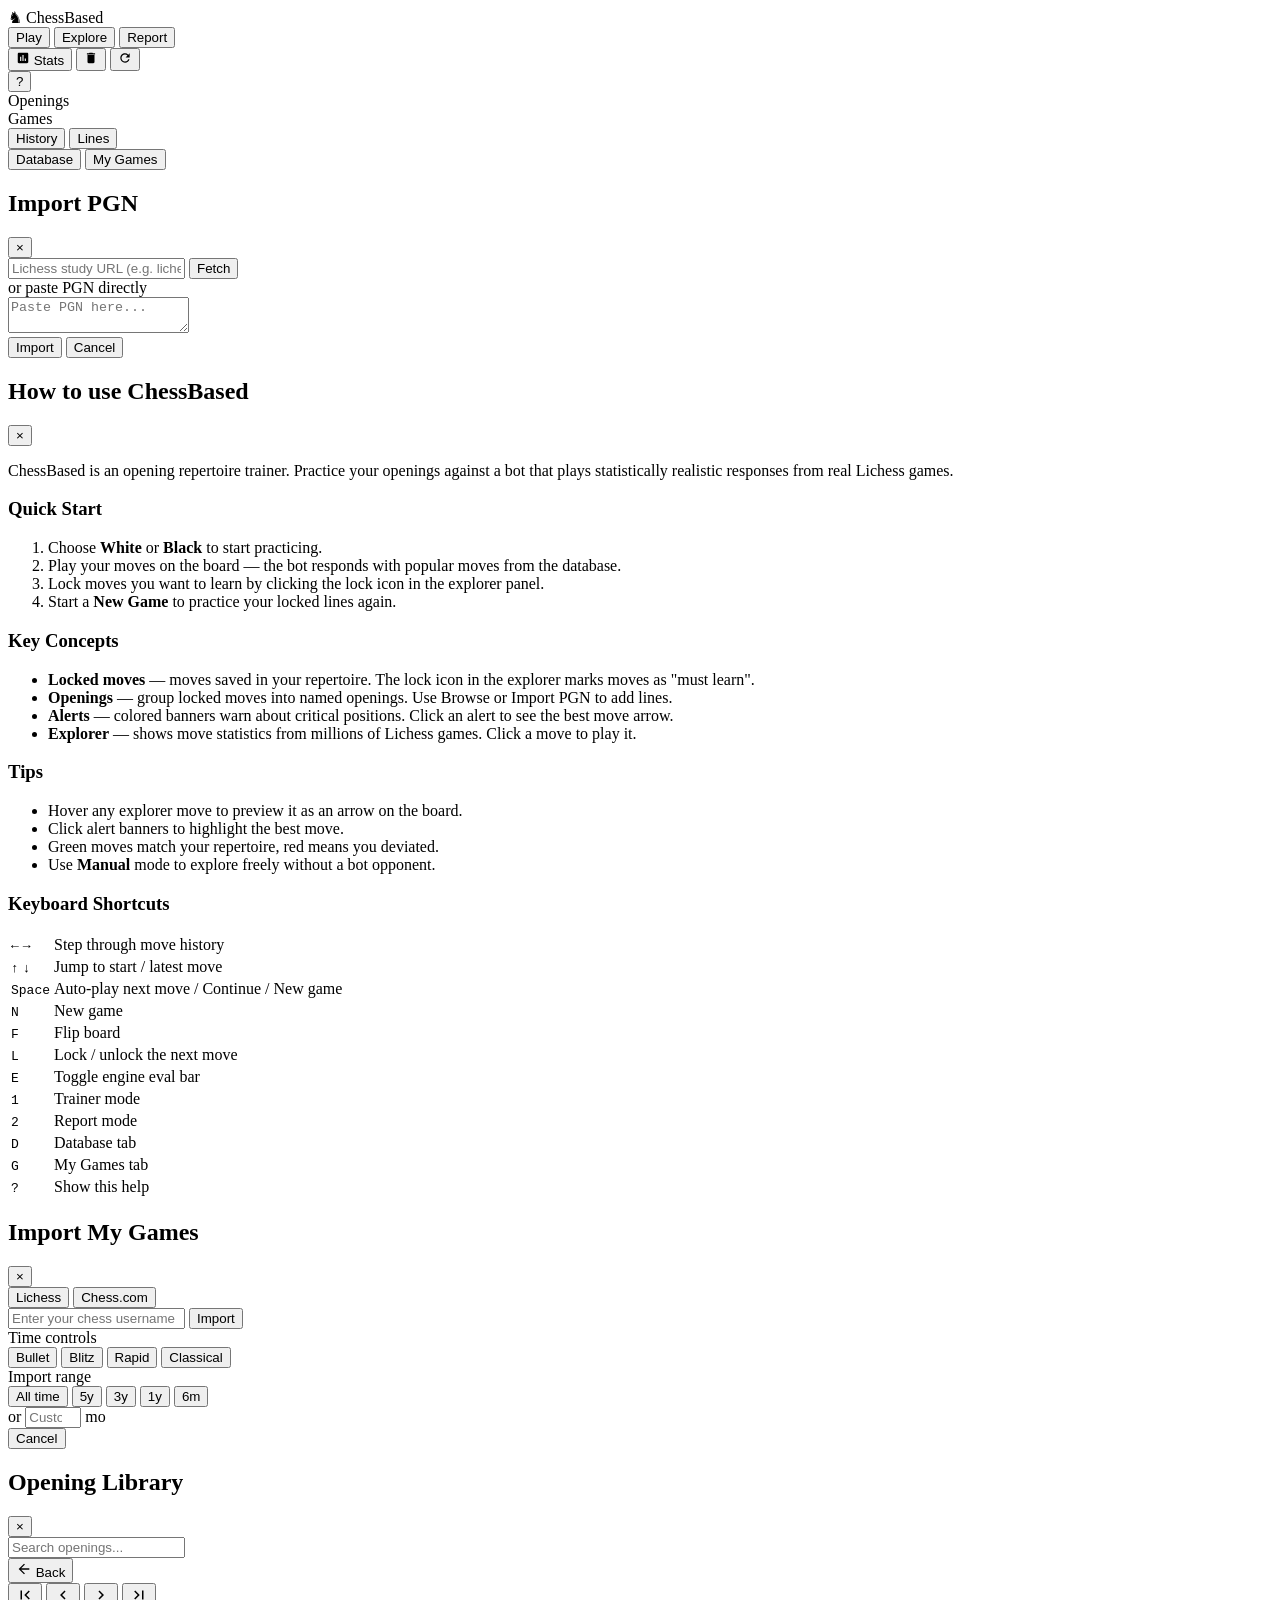
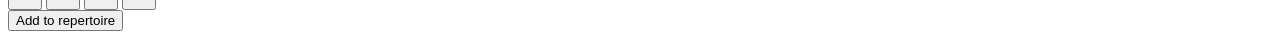
<file: index.html>
<!DOCTYPE html>
<html lang="en">
<head>
  <meta charset="UTF-8" />
  <meta name="viewport" content="width=device-width, initial-scale=1.0, viewport-fit=cover" />
  <title>ChessBased — Opening Trainer</title>
  <link rel="icon" href="data:image/svg+xml,<svg xmlns='http://www.w3.org/2000/svg' viewBox='0 0 32 32'><rect width='32' height='32' rx='6' fill='%231a1a2e'/><text x='16' y='23' font-size='20' text-anchor='middle' fill='%23c9a84c'>♞</text></svg>" />
  <link rel="preconnect" href="https://fonts.googleapis.com" />
  <link rel="preconnect" href="https://fonts.gstatic.com" crossorigin />
  <link href="https://fonts.googleapis.com/css2?family=DM+Sans:ital,wght@0,400;0,500;0,600;0,700;1,400&family=JetBrains+Mono:wght@400;500;600;700&family=Playfair+Display:wght@600;700&display=swap" rel="stylesheet" />
</head>
<body>
  <div id="app" class="mode-play">
    <div id="app-nav">
      <div class="app-nav-brand">&#9822; ChessBased</div>
      <div class="app-nav-tabs" role="tablist">
        <button class="app-nav-tab selected" data-mode="play">Play</button>
        <button class="app-nav-tab" data-mode="explore">Explore</button>
        <button class="app-nav-tab" data-mode="report">Report</button>
        <div class="app-nav-indicator"></div>
      </div>
      <div class="app-nav-actions">
        <div id="nav-user-identity" class="nav-user-identity hidden">
          <button class="btn sm nav-stats-btn hidden" data-action="stats" title="Game statistics">
            <svg viewBox="0 0 24 24" width="14" height="14"><path fill="currentColor" d="M19 3H5c-1.1 0-2 .9-2 2v14c0 1.1.9 2 2 2h14c1.1 0 2-.9 2-2V5c0-1.1-.9-2-2-2zM9 17H7v-7h2v7zm4 0h-2V7h2v10zm4 0h-2v-4h2v4z"/></svg>
            Stats
          </button>
          <button class="btn icon sm nav-user-action" data-action="clear" title="Clear imported games">
            <svg viewBox="0 0 24 24" width="14" height="14"><path fill="currentColor" d="M6 19c0 1.1.9 2 2 2h8c1.1 0 2-.9 2-2V7H6v12zM19 4h-3.5l-1-1h-5l-1 1H5v2h14V4z"/></svg>
          </button>
          <button class="btn icon sm nav-user-action" data-action="refresh" title="Refresh games">
            <svg viewBox="0 0 24 24" width="14" height="14"><path fill="currentColor" d="M17.65 6.35A7.958 7.958 0 0012 4c-4.42 0-7.99 3.58-7.99 8s3.57 8 7.99 8c3.73 0 6.84-2.55 7.73-6h-2.08A5.99 5.99 0 0112 18c-3.31 0-6-2.69-6-6s2.69-6 6-6c1.66 0 3.14.69 4.22 1.78L13 11h7V4l-2.35 2.35z"/></svg>
          </button>
          <span class="nav-user-name"></span>
          <span class="nav-user-count"></span>
        </div>
        <button id="nav-help-btn" class="btn icon" data-tooltip="Help &amp; shortcuts">?</button>
      </div>
    </div>
    <div id="app-content">
    <div id="left-sidebar">
      <div class="explore-only">
        <div class="sidebar-section sidebar-section-openings">
          <div class="sidebar-section-header">Openings</div>
          <div id="system-picker"></div>
          <div id="repertoire-actions"></div>
        </div>
        <div class="sidebar-section sidebar-section-games">
          <div id="games-section-header" class="sidebar-section-header">Games</div>
          <div id="recent-games-container"></div>
        </div>
      </div>
      <div id="report-page" class="report-page report-only"></div>
    </div>
    <div id="board-column">
      <div id="board-row">
        <div id="eval-bar">
          <div id="eval-fill"></div>
          <div id="eval-label"></div>
        </div>
        <div id="board"></div>
        <div id="board-overlay" class="hidden"></div>
      </div>
      <div id="board-opening-label"></div>
      <div id="report-board-controls" class="report-only"></div>
      <div id="board-scroll">
        <div id="controls"></div>
        <div id="alert-banner"></div>
        <div id="history-toolbar">
          <div id="history-lines-toggle" class="segment-picker">
            <button class="segment-btn selected" data-history-lines-view="history" type="button">History</button>
            <button class="segment-btn" data-history-lines-view="lines" type="button">Lines</button>
          </div>
          <div id="move-actions"></div>
        </div>
        <div id="history-lines-body">
          <div id="moves"></div>
          <div id="opening-lines" class="hidden">
            <div id="opening-lines-pgn"></div>
          </div>
        </div>
      </div>
      <div id="mobile-tabs"></div>
      <div id="mobile-panel-moves" class="mobile-panel"></div>
      <div id="mobile-panel-explorer" class="mobile-panel"></div>
      <div id="mobile-panel-repertoire" class="mobile-panel"></div>
    </div>
    <div id="right-sidebar">
      <div class="play-only">
        <div id="play-setup"></div>
        <div id="play-settings" class="hidden"></div>
      </div>
      <div class="explore-only">
        <div id="status"></div>
        <div id="engine-lines" class="hidden"></div>
        <div id="sidebar-tabs" class="segment-picker">
          <button class="segment-btn selected" data-tab="database">Database</button>
          <button class="segment-btn" data-tab="personal">My Games</button>
        </div>
        <div id="tab-explorer" class="tab-panel">
          <div id="explorer-moves"></div>
        </div>
      </div>
      <div id="report-detail" class="report-only"></div>
    </div>
    </div>
    <div id="pgn-modal-overlay" class="drawer-overlay hidden"></div>
    <div id="pgn-modal" class="pgn-modal hidden">
      <div class="pgn-modal-header">
        <h2>Import PGN</h2>
        <button id="pgn-modal-close" class="btn icon ghost">&times;</button>
      </div>
      <div class="pgn-modal-body">
        <div class="study-url-row">
          <input id="study-url-input" type="text" placeholder="Lichess study URL (e.g. lichess.org/study/abc123)" />
          <button id="study-fetch-btn" class="btn btn-primary">Fetch</button>
        </div>
        <div class="pgn-separator"><span>or paste PGN directly</span></div>
        <textarea id="pgn-textarea" placeholder="Paste PGN here...&#10;&#10;Example:&#10;1. e4 e5 2. Nf3 Nc6 3. Bb5 a6"></textarea>
        <div id="pgn-result" class="pgn-result"></div>
        <div class="pgn-modal-actions">
          <button id="pgn-import-btn" class="btn btn-primary">Import</button>
          <button id="pgn-cancel-btn" class="btn">Cancel</button>
        </div>
      </div>
    </div>
    <div id="help-overlay" class="drawer-overlay hidden"></div>
    <div id="help-modal" class="help-modal hidden">
      <div class="help-modal-header">
        <h2>How to use ChessBased</h2>
        <button id="help-close" class="btn icon ghost">&times;</button>
      </div>
      <div class="help-modal-body">
        <p>ChessBased is an opening repertoire trainer. Practice your openings against a bot that plays statistically realistic responses from real Lichess games.</p>

        <h3>Quick Start</h3>
        <ol>
          <li>Choose <b>White</b> or <b>Black</b> to start practicing.</li>
          <li>Play your moves on the board &mdash; the bot responds with popular moves from the database.</li>
          <li>Lock moves you want to learn by clicking the lock icon in the explorer panel.</li>
          <li>Start a <b>New Game</b> to practice your locked lines again.</li>
        </ol>

        <h3>Key Concepts</h3>
        <ul>
          <li><b>Locked moves</b> &mdash; moves saved in your repertoire. The lock icon in the explorer marks moves as "must learn".</li>
          <li><b>Openings</b> &mdash; group locked moves into named openings. Use Browse or Import PGN to add lines.</li>
          <li><b>Alerts</b> &mdash; colored banners warn about critical positions. Click an alert to see the best move arrow.</li>
          <li><b>Explorer</b> &mdash; shows move statistics from millions of Lichess games. Click a move to play it.</li>
        </ul>

        <h3>Tips</h3>
        <ul>
          <li>Hover any explorer move to preview it as an arrow on the board.</li>
          <li>Click alert banners to highlight the best move.</li>
          <li><span class="help-color" style="background:var(--opportunity)"></span>Green moves match your repertoire, <span class="help-color" style="background:var(--danger)"></span>red means you deviated.</li>
          <li>Use <b>Manual</b> mode to explore freely without a bot opponent.</li>
        </ul>

        <h3>Keyboard Shortcuts</h3>
        <table class="help-shortcuts">
          <tr><td><kbd>&larr;</kbd> <kbd>&rarr;</kbd></td><td>Step through move history</td></tr>
          <tr><td><kbd>&uarr;</kbd> <kbd>&darr;</kbd></td><td>Jump to start / latest move</td></tr>
          <tr><td><kbd>Space</kbd></td><td>Auto-play next move / Continue / New game</td></tr>
          <tr><td><kbd>N</kbd></td><td>New game</td></tr>
          <tr><td><kbd>F</kbd></td><td>Flip board</td></tr>
          <tr><td><kbd>L</kbd></td><td>Lock / unlock the next move</td></tr>
          <tr><td><kbd>E</kbd></td><td>Toggle engine eval bar</td></tr>
          <tr><td><kbd>1</kbd></td><td>Trainer mode</td></tr>
          <tr><td><kbd>2</kbd></td><td>Report mode</td></tr>
          <tr><td><kbd>D</kbd></td><td>Database tab</td></tr>
          <tr><td><kbd>G</kbd></td><td>My Games tab</td></tr>
          <tr><td><kbd>?</kbd></td><td>Show this help</td></tr>
        </table>
      </div>
    </div>
    <div id="personal-import-overlay" class="drawer-overlay hidden"></div>
    <div id="personal-import-modal" class="pgn-modal hidden">
      <div class="pgn-modal-header">
        <h2>Import My Games</h2>
        <button id="personal-import-close" class="btn icon ghost">&times;</button>
      </div>
      <div class="pgn-modal-body">
        <div class="personal-platform-toggle">
          <div class="segment-picker">
            <button class="segment-btn selected" data-platform="lichess">Lichess</button>
            <button class="segment-btn" data-platform="chesscom">Chess.com</button>
          </div>
        </div>
        <div class="personal-username-row">
          <input id="personal-username" type="text" placeholder="Enter your chess username" autocomplete="off" data-1p-ignore />
          <button id="personal-import-btn" class="btn btn-primary">Import</button>
        </div>
        <div id="personal-filters" class="personal-filters">
          <div class="personal-filter-label">Time controls</div>
          <div class="chip-grid personal-speed-chips">
            <button class="chip selected" data-speed="bullet">Bullet</button>
            <button class="chip selected" data-speed="blitz">Blitz</button>
            <button class="chip selected" data-speed="rapid">Rapid</button>
            <button class="chip" data-speed="classical">Classical</button>
          </div>
        </div>
        <div id="personal-range-filters" class="personal-filters">
          <div class="personal-filter-label">Import range</div>
          <div class="import-range-row">
            <div class="segment-picker segment-sm import-range-picker">
              <button class="segment-btn selected" data-months="0">All time</button>
              <button class="segment-btn" data-months="60">5y</button>
              <button class="segment-btn" data-months="36">3y</button>
              <button class="segment-btn" data-months="12">1y</button>
              <button class="segment-btn" data-months="6">6m</button>
            </div>
            <span class="import-range-text">or</span>
            <input id="personal-months-input" type="number" min="1" max="999" placeholder="Custom" class="personal-months-input" />
            <span class="import-range-text">mo</span>
          </div>
        </div>
        <div id="personal-import-progress" class="personal-import-progress hidden">
          <div class="personal-progress-bar"><div class="personal-progress-fill"></div></div>
          <div class="personal-progress-text"></div>
          <button id="personal-import-cancel" class="btn">Cancel</button>
        </div>
        <div id="personal-import-result" class="pgn-result"></div>
      </div>
    </div>
    <div id="library-overlay" class="drawer-overlay hidden"></div>
    <div id="library-modal" class="library-modal hidden">
      <div class="library-modal-header">
        <h2>Opening Library</h2>
        <button id="library-close" class="btn icon ghost">&times;</button>
      </div>
      <div class="library-modal-body">
        <div id="library-list-area">
          <input id="library-search" type="text" placeholder="Search openings..." />
          <div id="library-results" class="library-results"></div>
          <div id="library-status" class="library-status"></div>
        </div>
        <div id="library-detail" class="library-detail hidden">
          <button id="library-detail-back" class="btn ghost">
            <svg viewBox="0 0 24 24" width="16" height="16"><path fill="currentColor" d="M20 11H7.83l5.59-5.59L12 4l-8 8 8 8 1.41-1.41L7.83 13H20v-2z"/></svg>
            Back
          </button>
          <div class="library-detail-title" id="library-detail-name"></div>
          <div class="library-detail-content">
            <div id="library-detail-board" class="library-detail-board"></div>
            <div class="library-detail-nav">
              <button id="library-detail-start" class="btn icon" title="Start">
                <svg viewBox="0 0 24 24" width="18" height="18"><path fill="currentColor" d="M18.41 16.59L13.82 12l4.59-4.59L17 6l-6 6 6 6zM6 6h2v12H6z"/></svg>
              </button>
              <button id="library-detail-prev" class="btn icon" title="Previous">
                <svg viewBox="0 0 24 24" width="18" height="18"><path fill="currentColor" d="M15.41 7.41L14 6l-6 6 6 6 1.41-1.41L10.83 12z"/></svg>
              </button>
              <span id="library-detail-counter" class="library-detail-counter"></span>
              <button id="library-detail-next" class="btn icon" title="Next">
                <svg viewBox="0 0 24 24" width="18" height="18"><path fill="currentColor" d="M10 6L8.59 7.41 13.17 12l-4.58 4.59L10 18l6-6z"/></svg>
              </button>
              <button id="library-detail-end" class="btn icon" title="End">
                <svg viewBox="0 0 24 24" width="18" height="18"><path fill="currentColor" d="M5.59 7.41L10.18 12l-4.59 4.59L7 18l6-6-6-6zM16 6h2v12h-2z"/></svg>
              </button>
            </div>
            <button id="library-detail-add" class="btn">Add to repertoire</button>
          </div>
        </div>
      </div>
    </div>
  </div>
  <script type="module" src="/src/main.ts"></script>
</body>
</html>
</file>
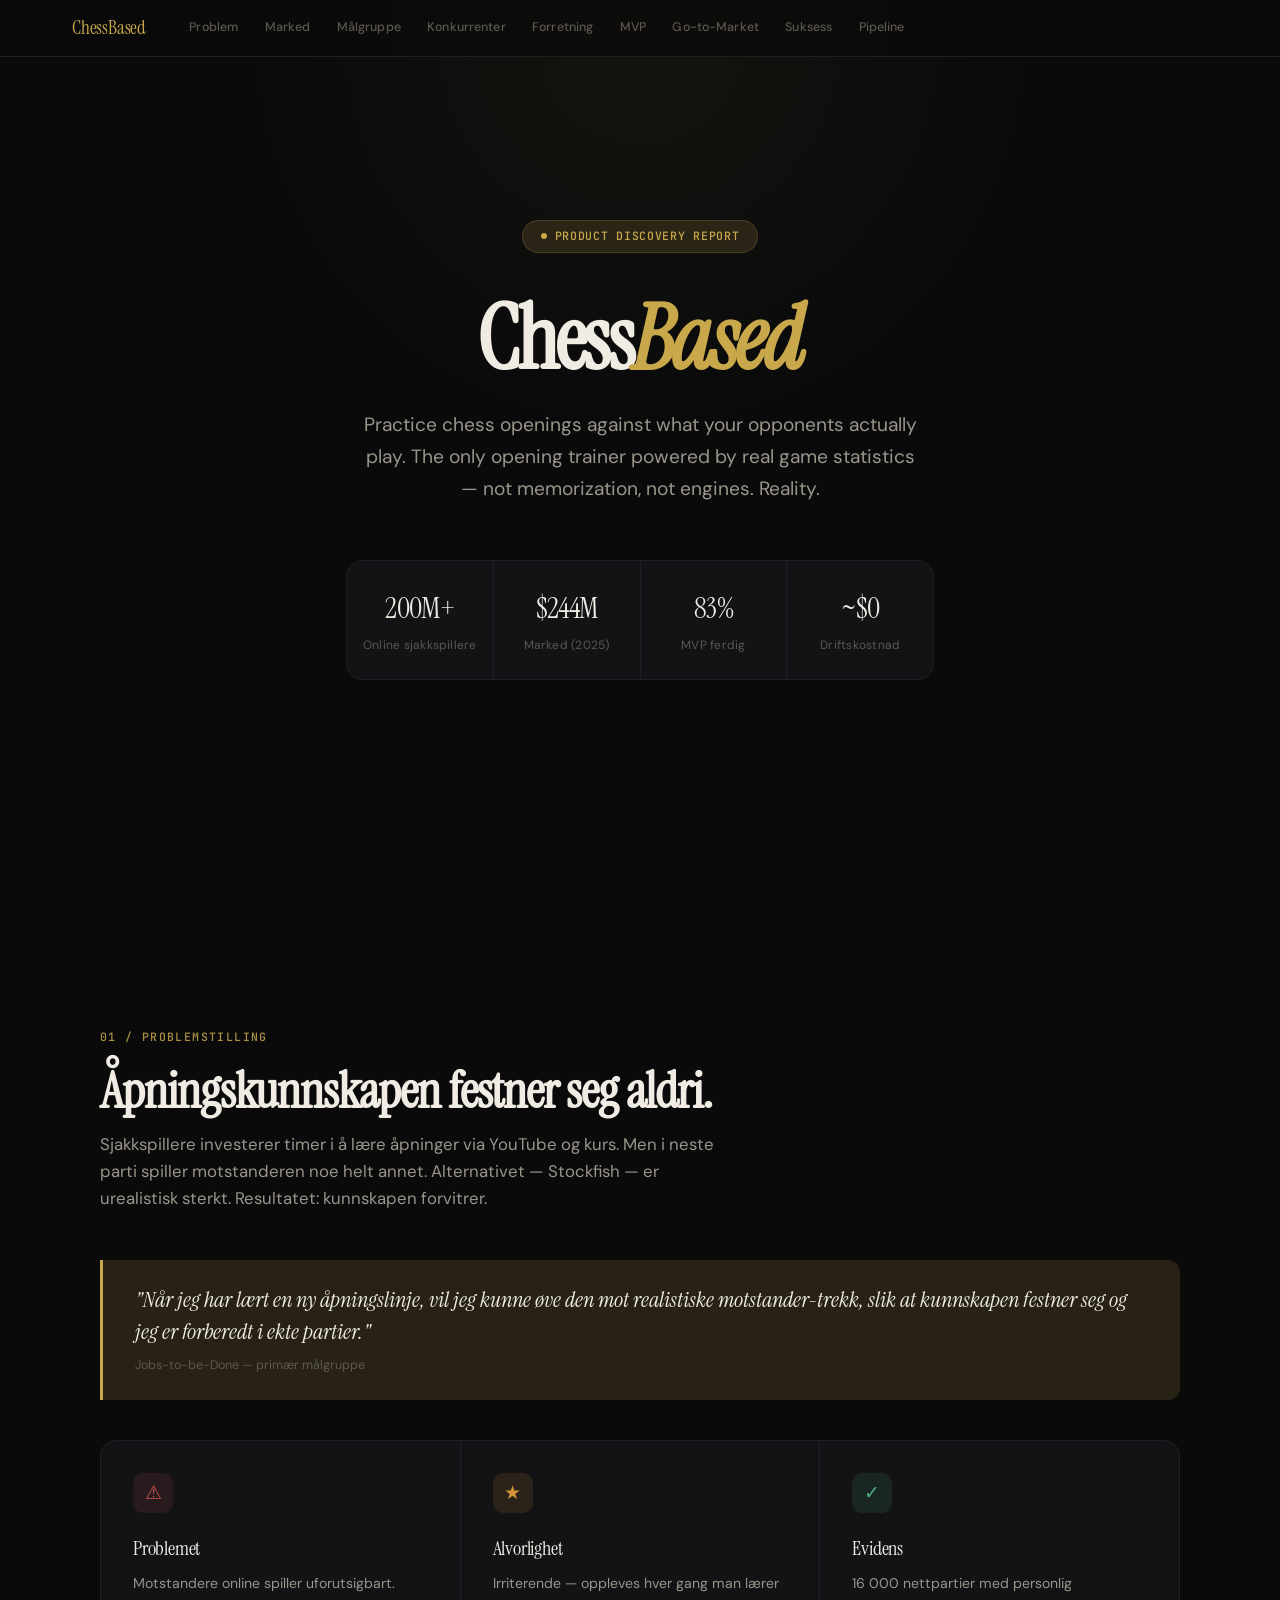
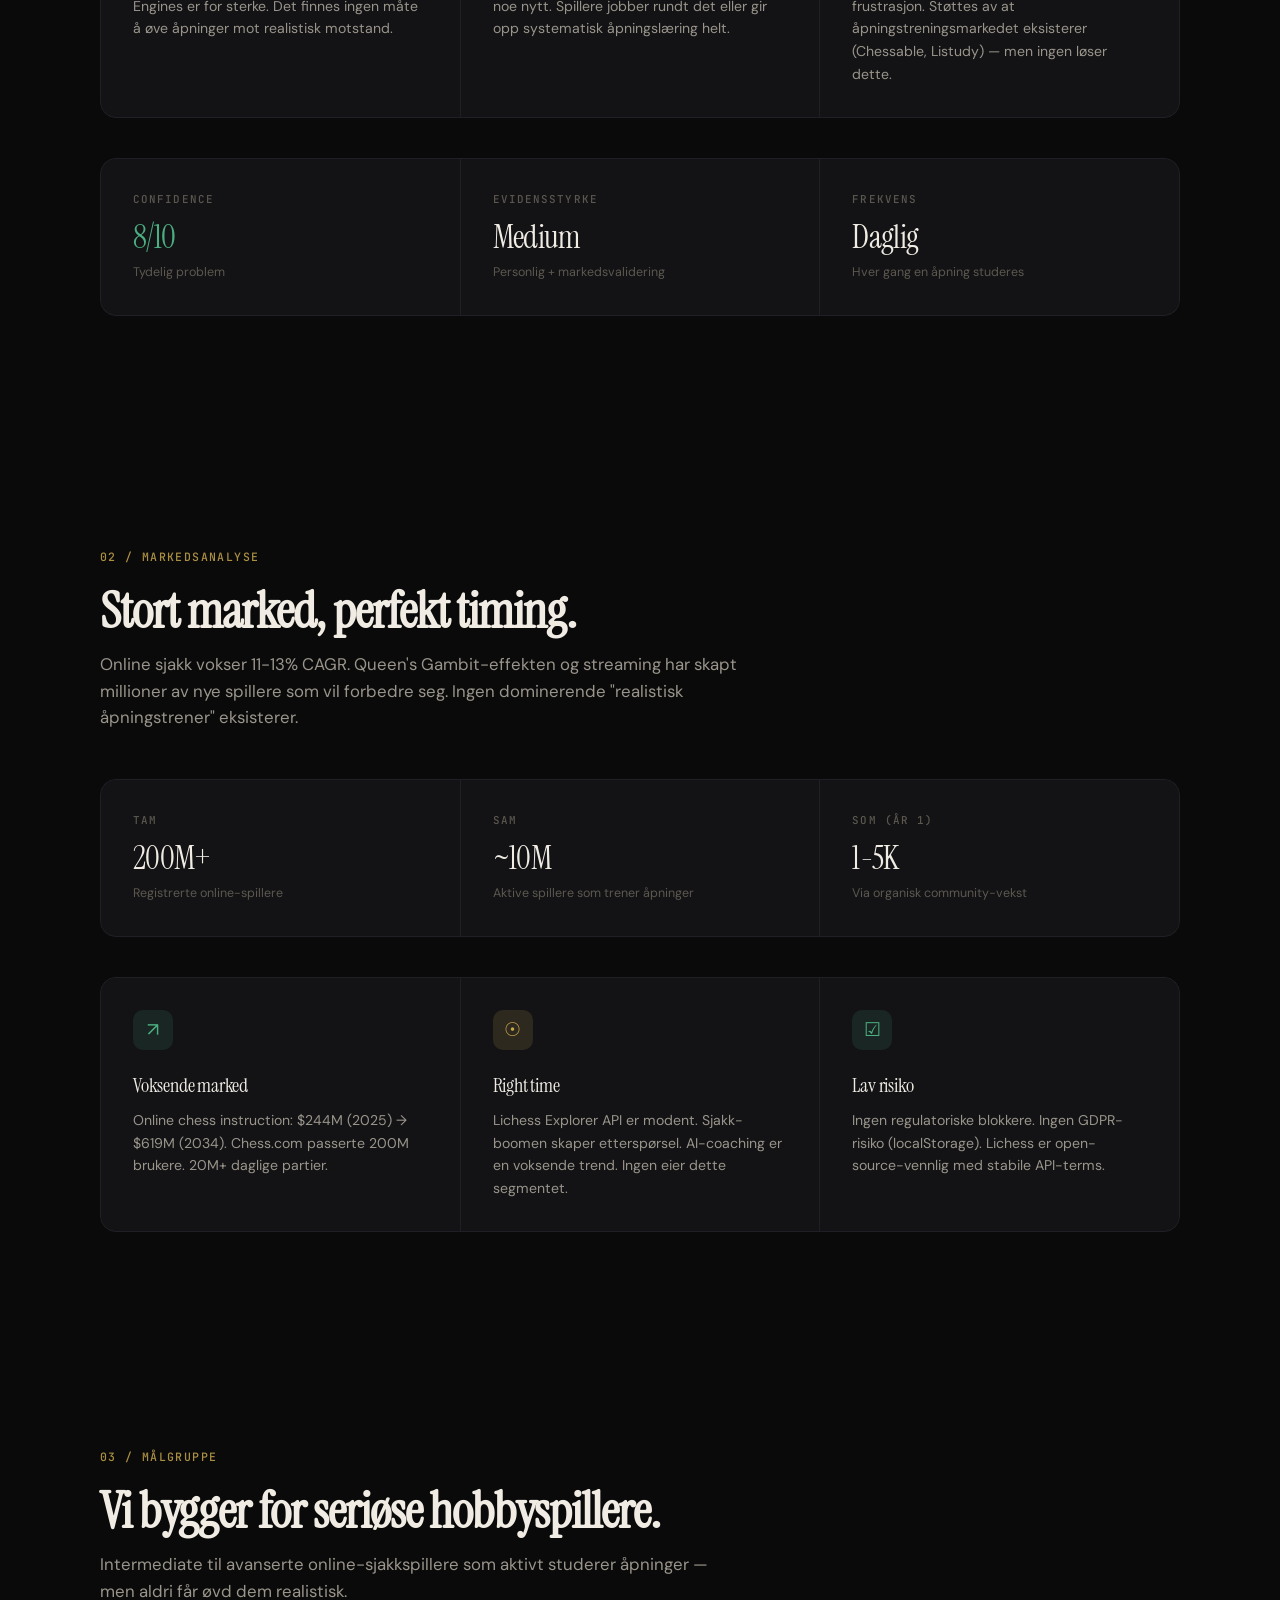
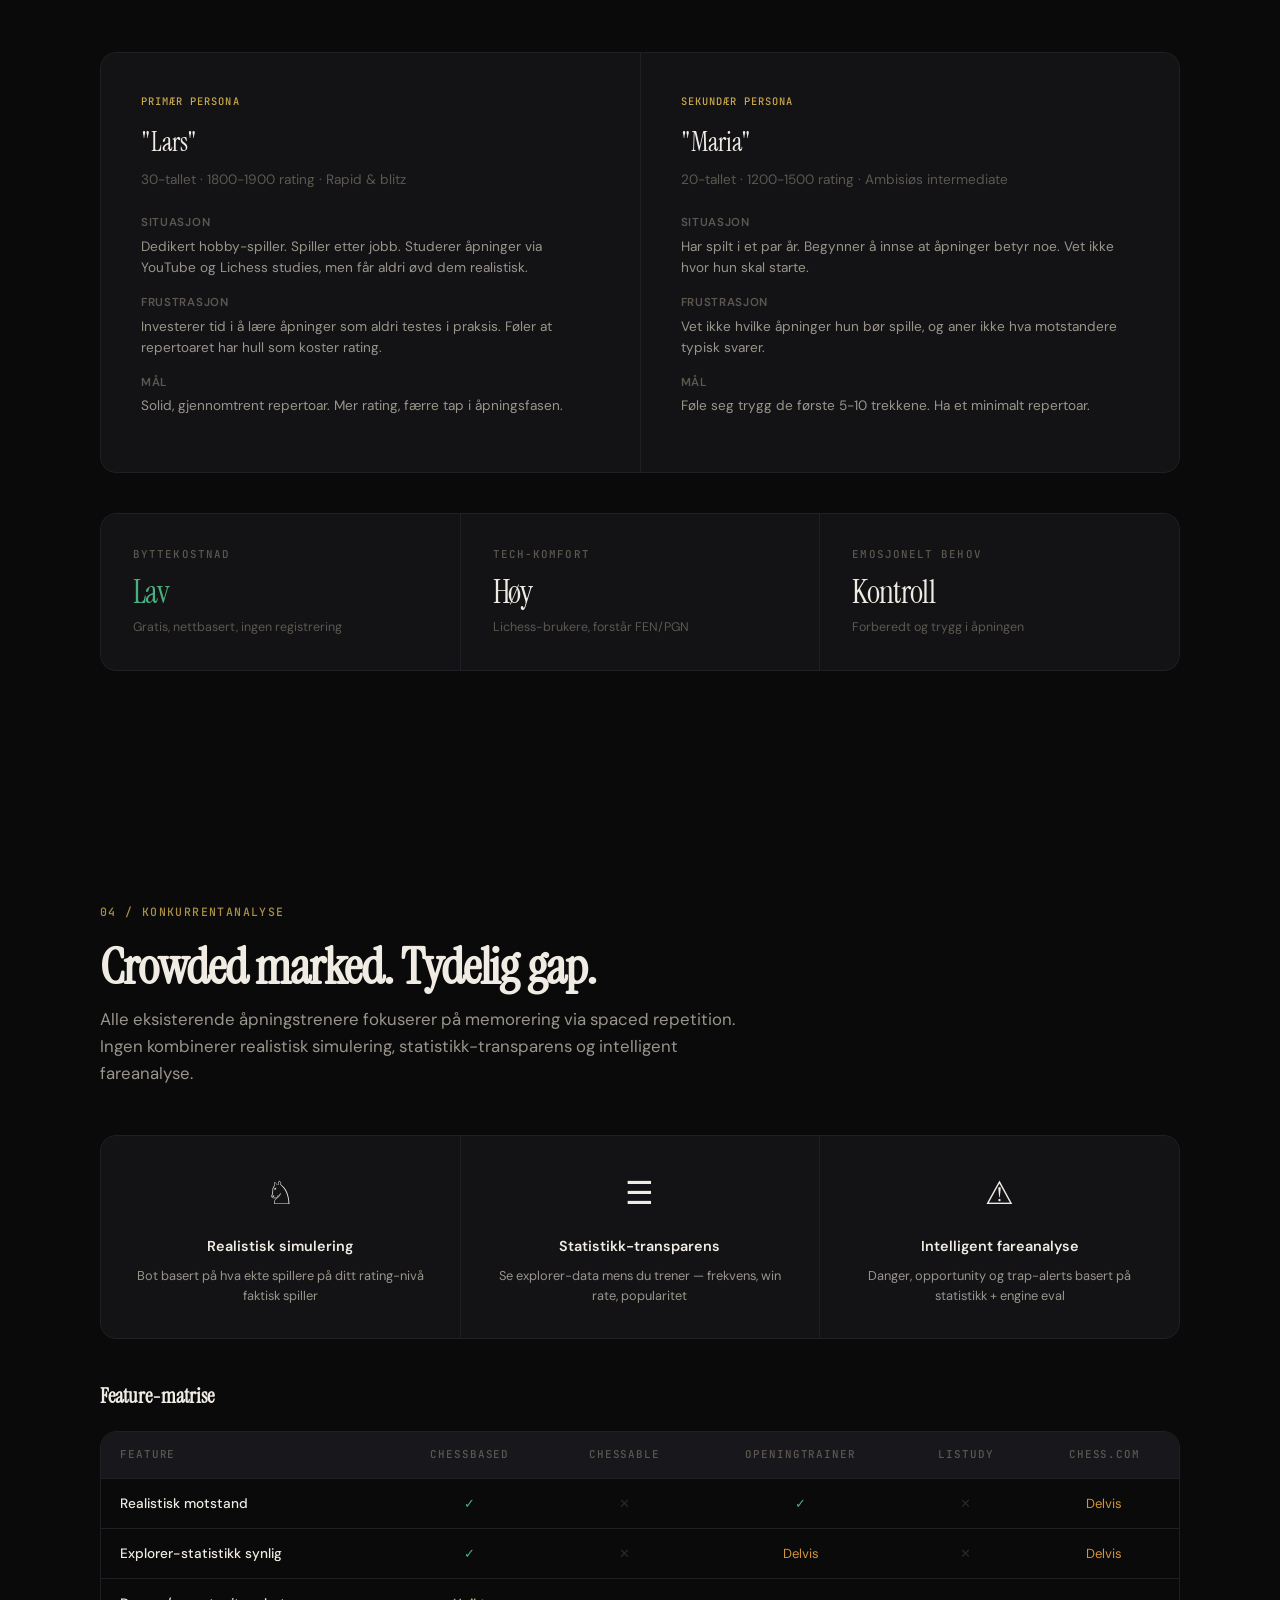
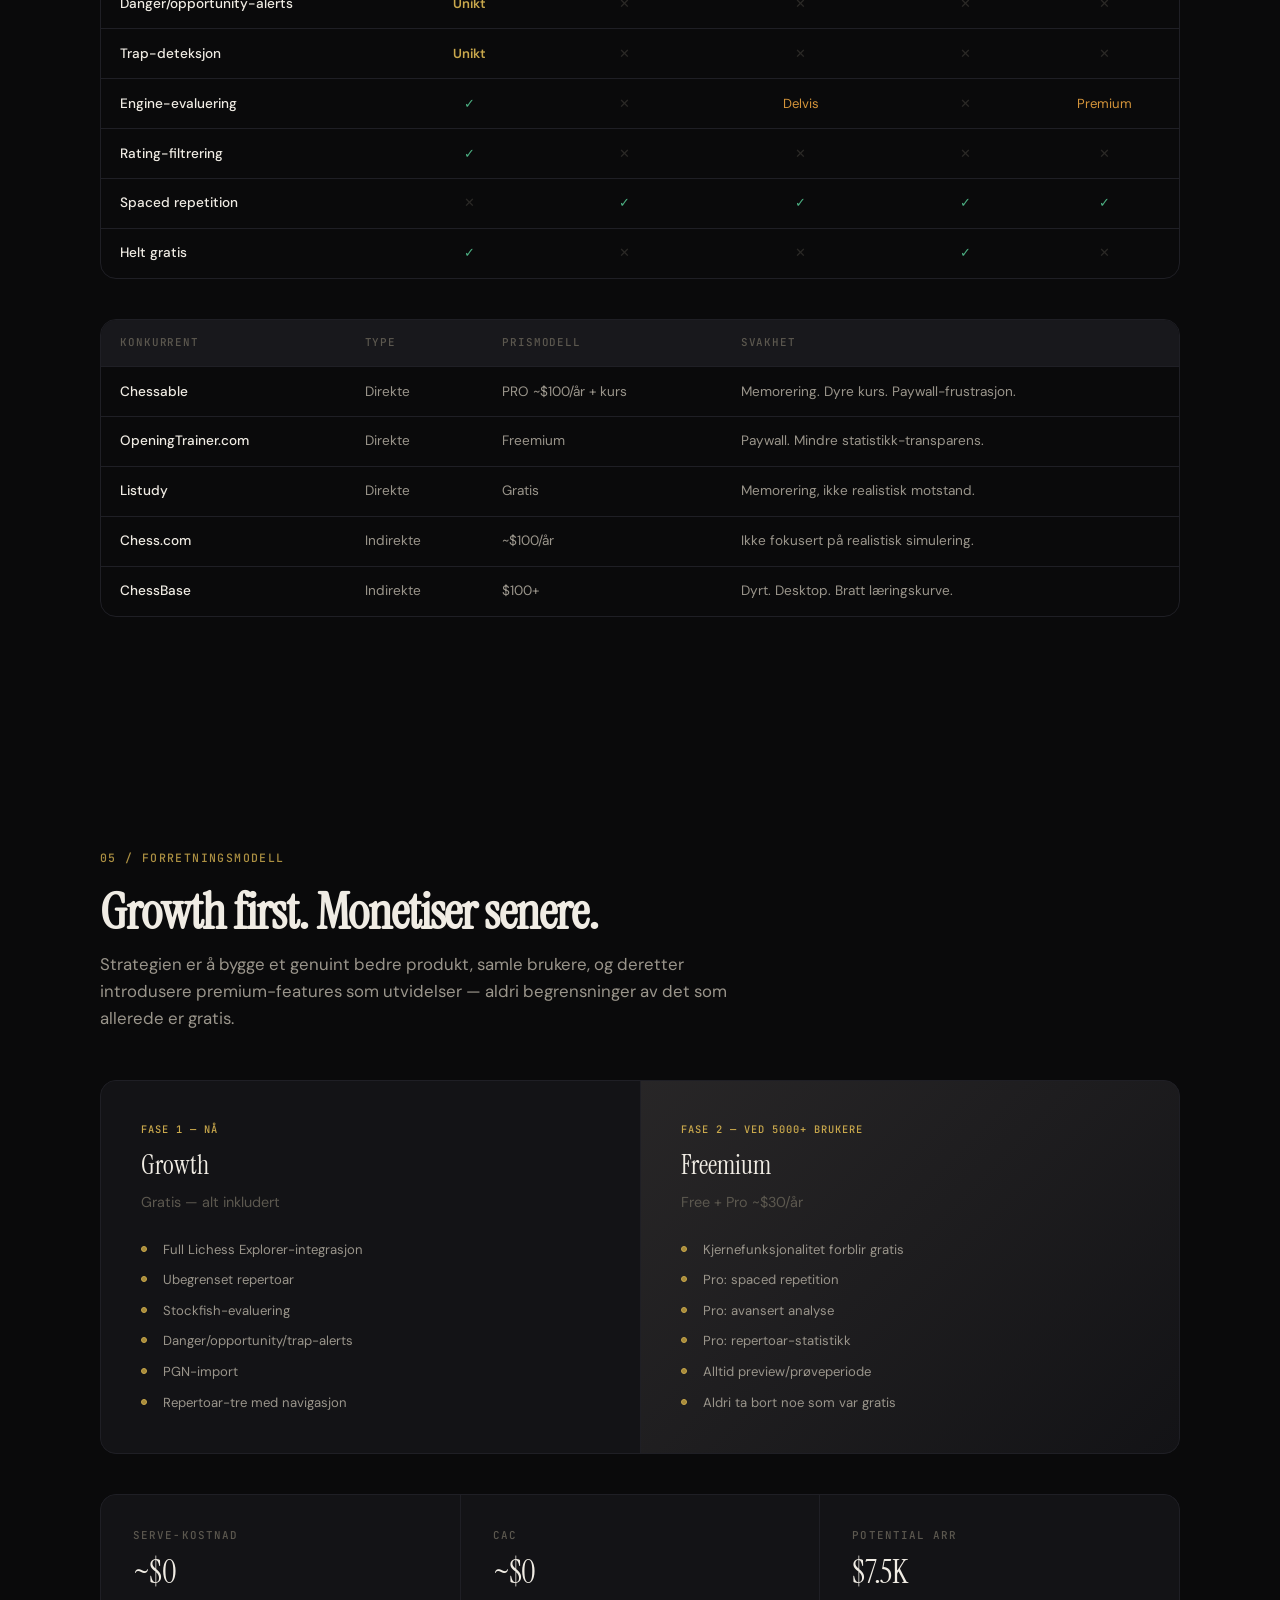
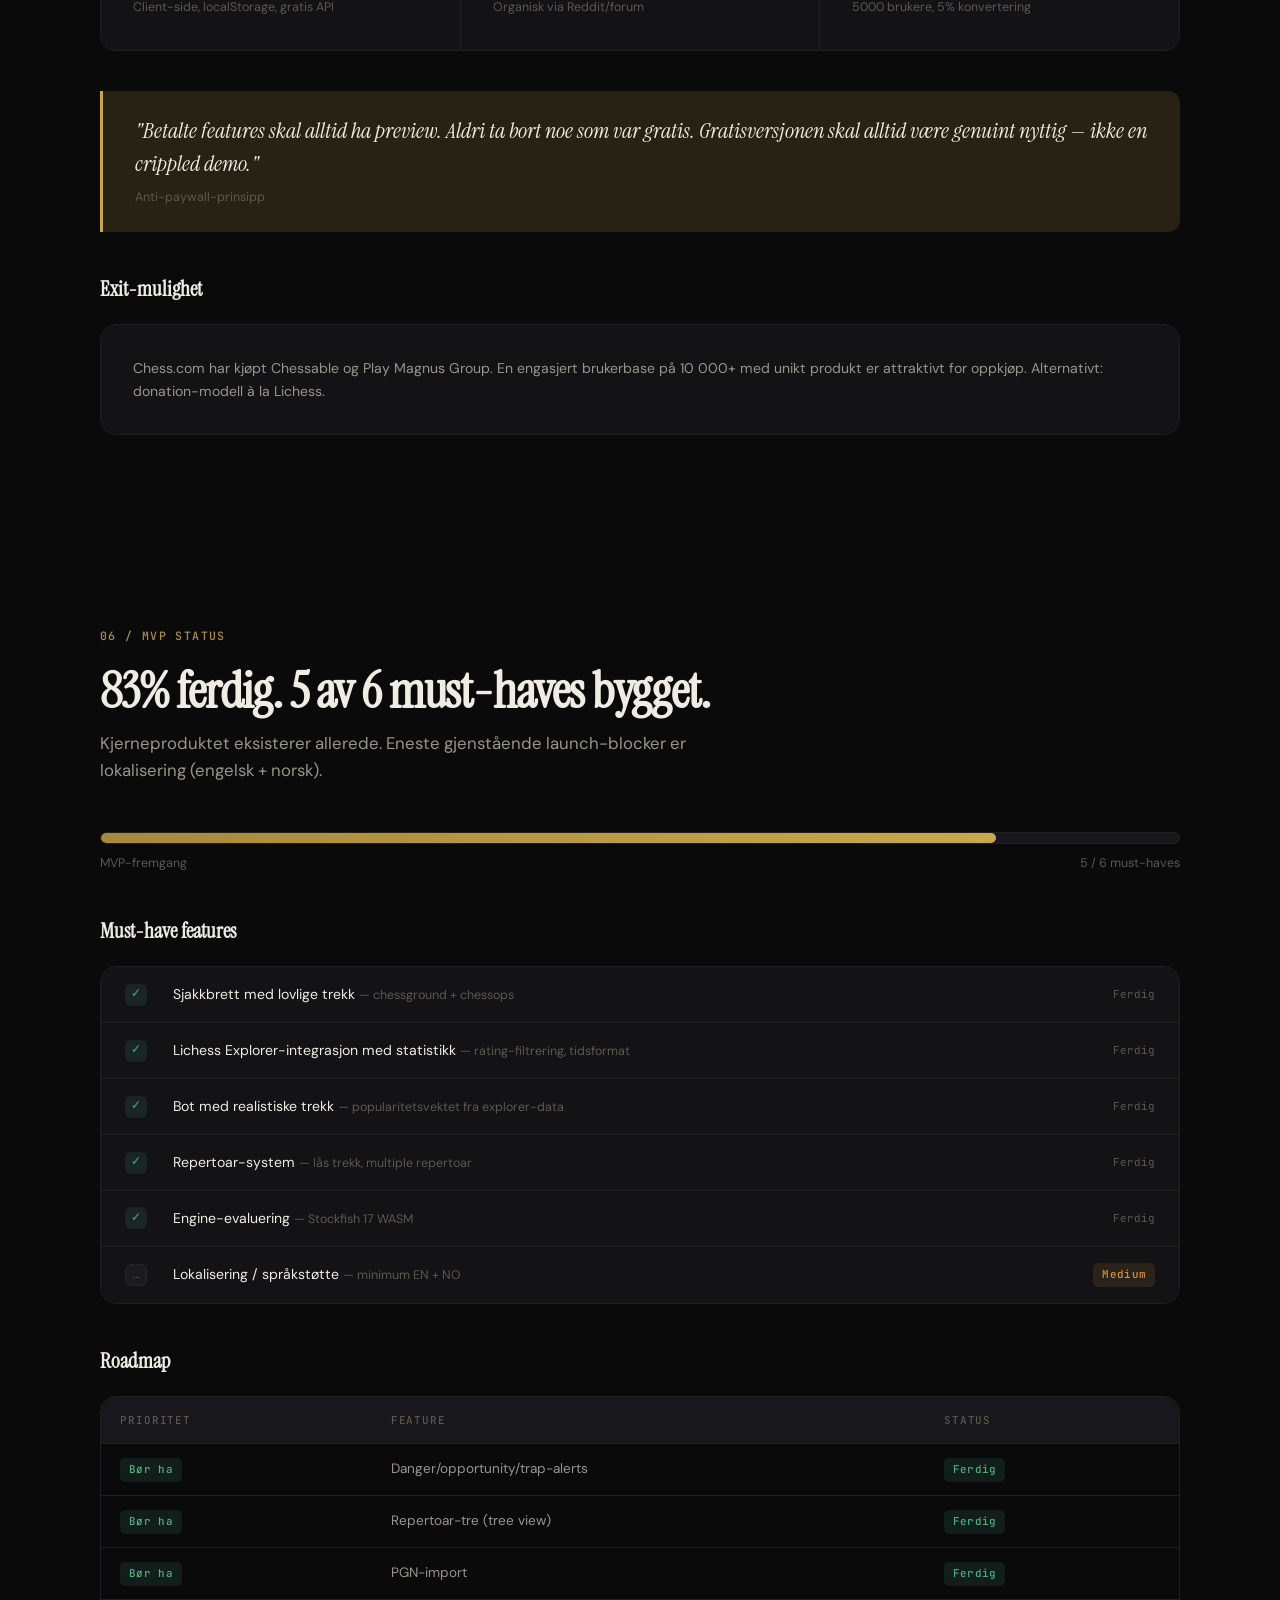
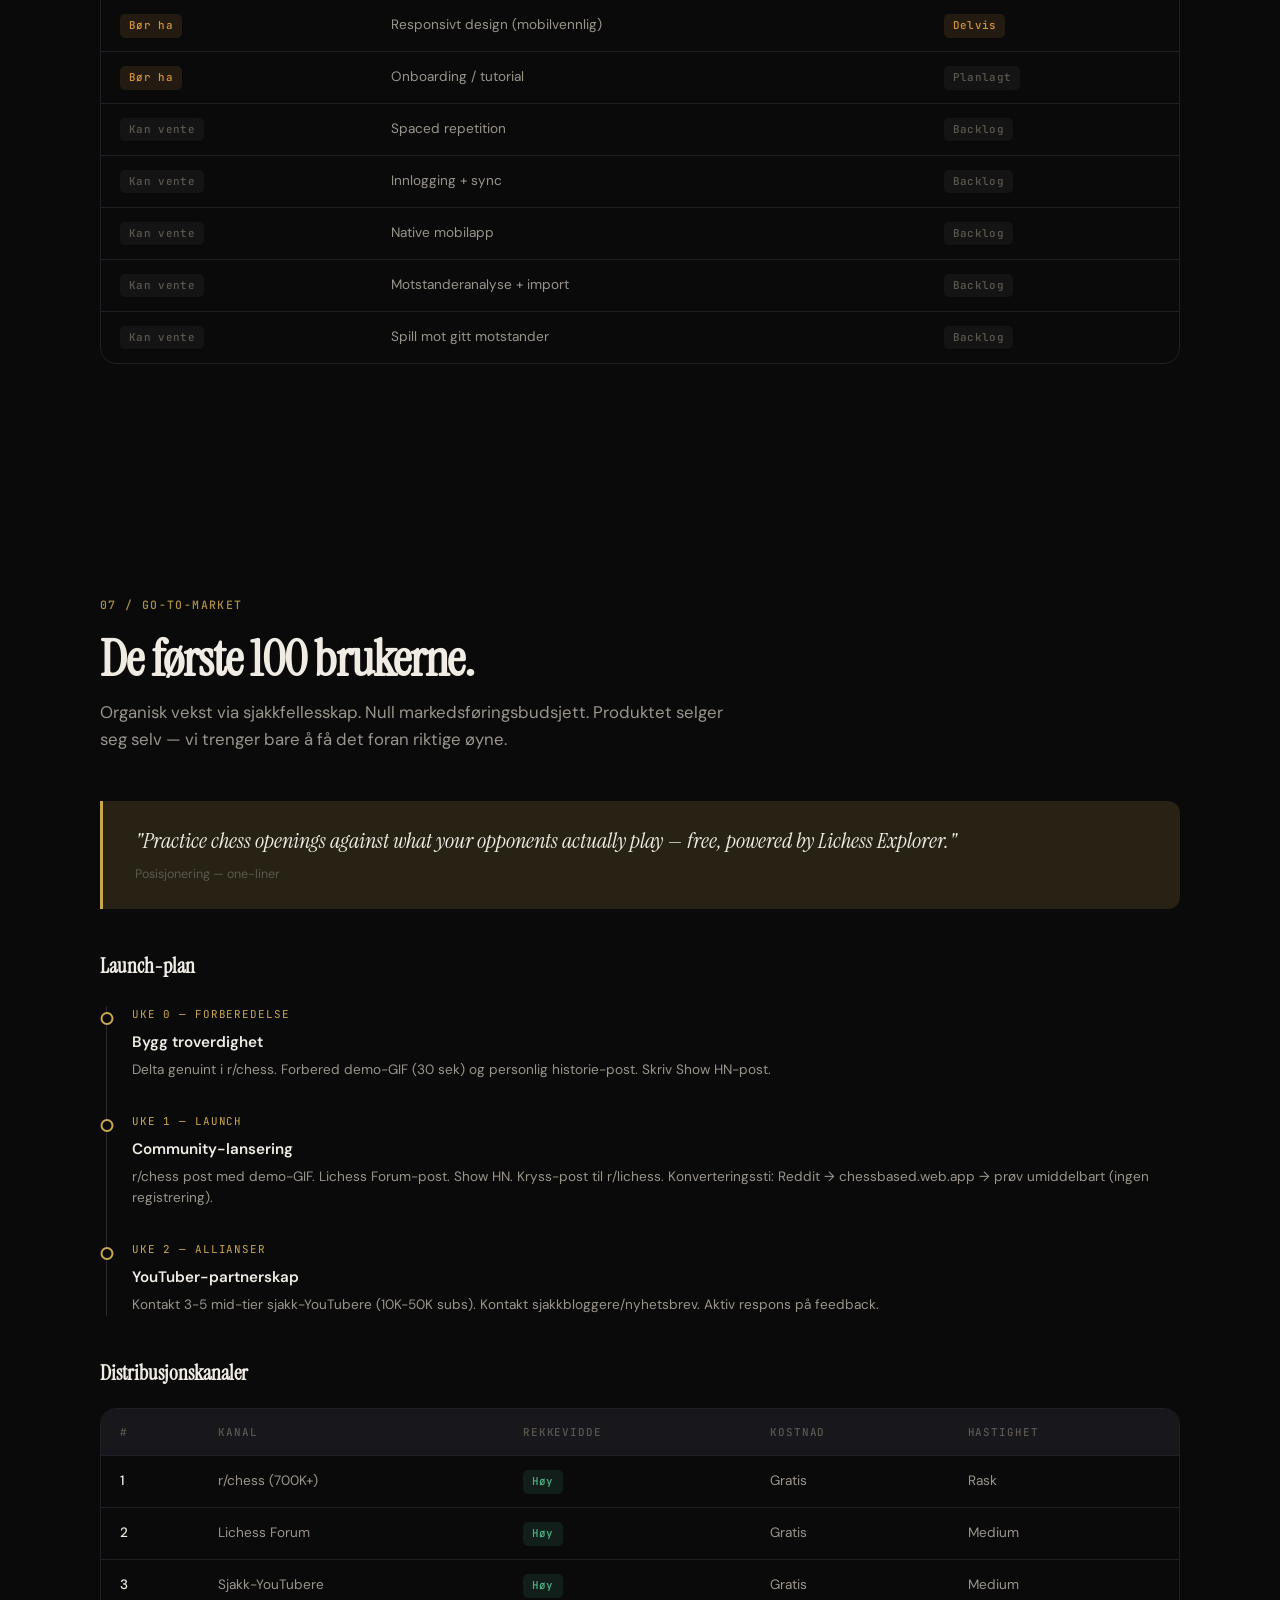
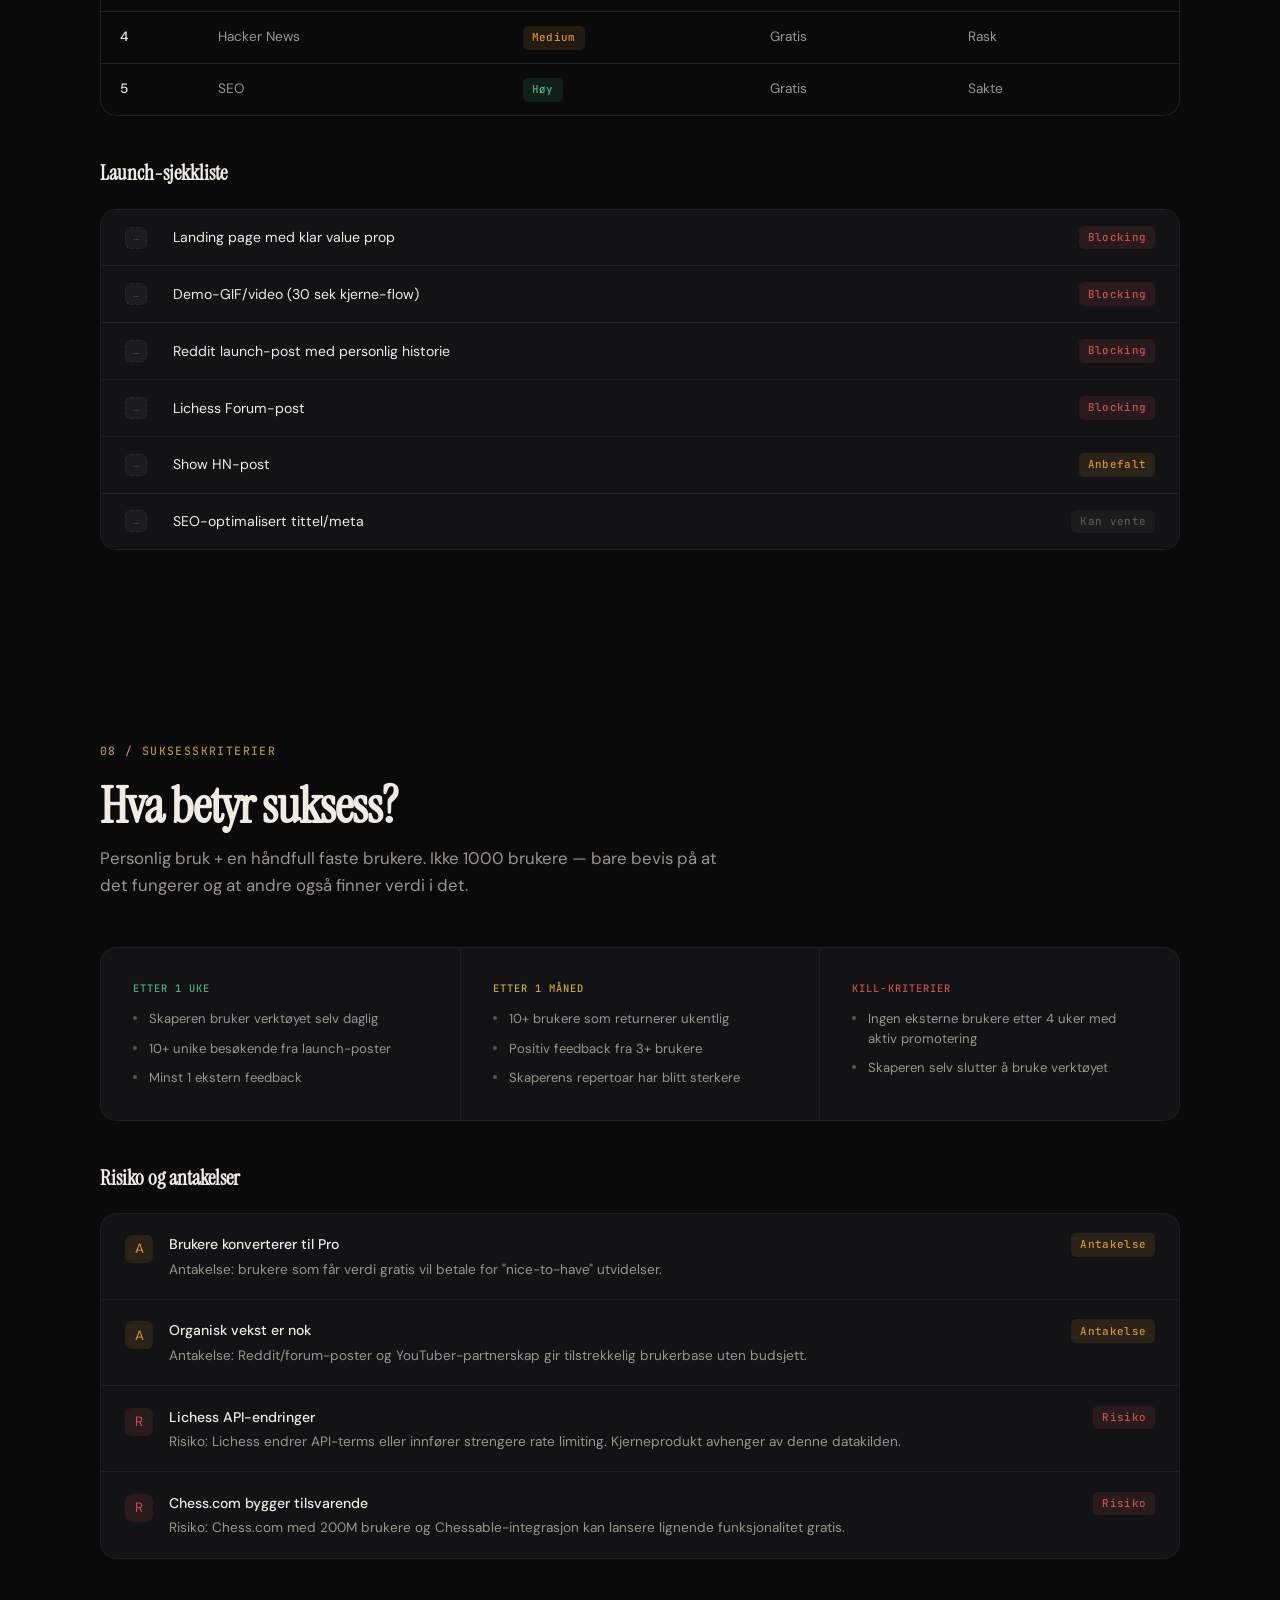
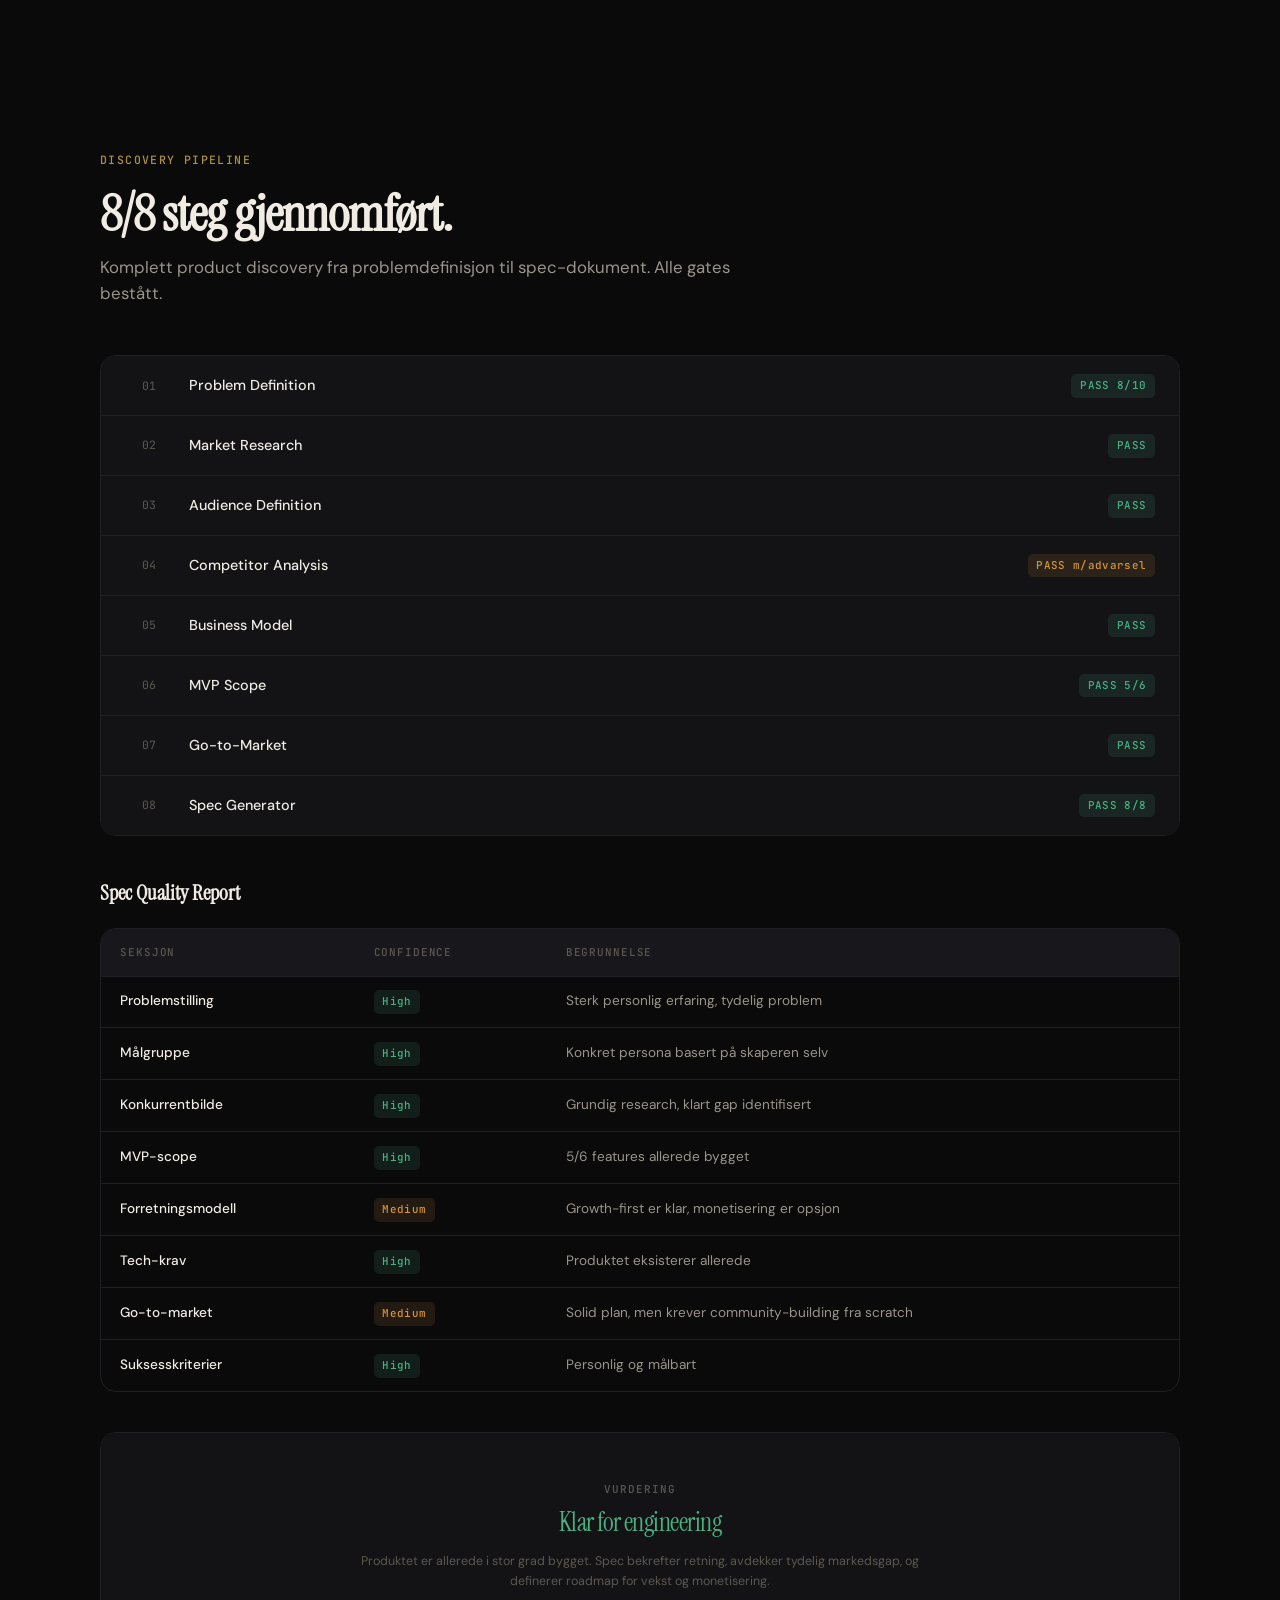
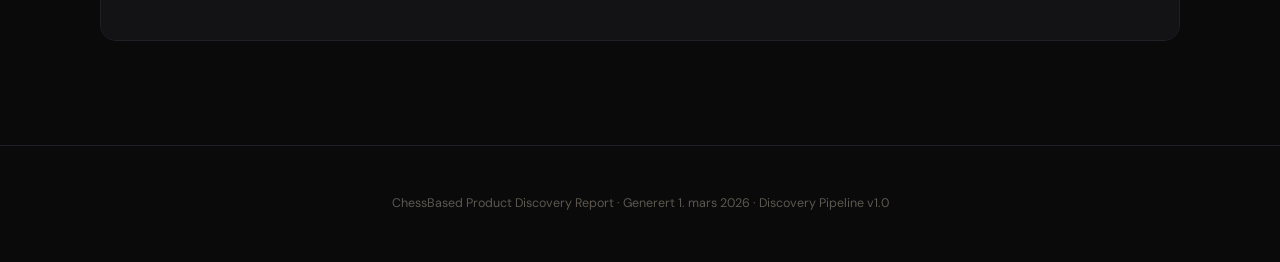
<file: public/pitch.html>
<!DOCTYPE html>
<html lang="no">
<head>
<meta charset="UTF-8">
<meta name="viewport" content="width=device-width, initial-scale=1.0">
<title>ChessBased — Product Discovery Report</title>
<link rel="preconnect" href="https://fonts.googleapis.com">
<link rel="preconnect" href="https://fonts.gstatic.com" crossorigin>
<link href="https://fonts.googleapis.com/css2?family=Instrument+Serif:ital@0;1&family=DM+Sans:ital,opsz,wght@0,9..40,300..700;1,9..40,300..700&family=JetBrains+Mono:wght@400;500&display=swap" rel="stylesheet">
<style>
*, *::before, *::after { margin: 0; padding: 0; box-sizing: border-box; }

:root {
  --bg-deep: #0a0a0b;
  --bg-card: #131316;
  --bg-card-hover: #1a1a1f;
  --bg-surface: #18181c;
  --border: #2a2a30;
  --border-subtle: #1f1f25;
  --text-primary: #f0ece4;
  --text-secondary: #9a958b;
  --text-muted: #5c584f;
  --accent-gold: #c9a84c;
  --accent-gold-dim: #a68a3a;
  --accent-gold-glow: rgba(201, 168, 76, 0.15);
  --accent-green: #4caf82;
  --accent-green-dim: rgba(76, 175, 130, 0.12);
  --accent-amber: #d4943a;
  --accent-amber-dim: rgba(212, 148, 58, 0.12);
  --accent-red: #c75050;
  --accent-red-dim: rgba(199, 80, 80, 0.12);
  --font-display: 'Instrument Serif', Georgia, serif;
  --font-body: 'DM Sans', -apple-system, sans-serif;
  --font-mono: 'JetBrains Mono', monospace;
}

html { scroll-behavior: smooth; font-size: 16px; }

body {
  font-family: var(--font-body);
  background: var(--bg-deep);
  color: var(--text-primary);
  line-height: 1.6;
  -webkit-font-smoothing: antialiased;
  overflow-x: hidden;
}

/* ============= NAV ============= */
nav {
  position: fixed;
  top: 0;
  left: 0;
  right: 0;
  z-index: 100;
  background: rgba(10, 10, 11, 0.7);
  backdrop-filter: blur(24px) saturate(1.4);
  -webkit-backdrop-filter: blur(24px) saturate(1.4);
  border-bottom: 1px solid var(--border-subtle);
  transition: transform 0.3s ease;
}
nav.hidden { transform: translateY(-100%); }
.nav-inner {
  max-width: 1200px;
  margin: 0 auto;
  padding: 0 2rem;
  display: flex;
  align-items: center;
  height: 56px;
  gap: 2rem;
}
.nav-logo {
  font-family: var(--font-display);
  font-size: 1.2rem;
  color: var(--accent-gold);
  text-decoration: none;
  letter-spacing: -0.01em;
  flex-shrink: 0;
}
.nav-links {
  display: flex;
  gap: 0.25rem;
  overflow-x: auto;
  scrollbar-width: none;
  -ms-overflow-style: none;
}
.nav-links::-webkit-scrollbar { display: none; }
.nav-links a {
  color: var(--text-muted);
  text-decoration: none;
  font-size: 0.78rem;
  font-weight: 500;
  padding: 0.35rem 0.7rem;
  border-radius: 6px;
  white-space: nowrap;
  transition: all 0.2s;
  letter-spacing: 0.01em;
}
.nav-links a:hover, .nav-links a.active {
  color: var(--text-primary);
  background: rgba(201, 168, 76, 0.08);
}

/* ============= LAYOUT ============= */
section {
  min-height: 100vh;
  padding: 8rem 2rem 4rem;
  position: relative;
}
.container { max-width: 1080px; margin: 0 auto; }
.section-label {
  font-family: var(--font-mono);
  font-size: 0.72rem;
  font-weight: 500;
  color: var(--accent-gold);
  letter-spacing: 0.12em;
  text-transform: uppercase;
  margin-bottom: 1rem;
  opacity: 0.85;
}
.section-title {
  font-family: var(--font-display);
  font-size: clamp(2rem, 4vw, 3.2rem);
  line-height: 1.15;
  letter-spacing: -0.02em;
  margin-bottom: 0.6rem;
  color: var(--text-primary);
}
.section-subtitle {
  font-size: 1.05rem;
  color: var(--text-secondary);
  max-width: 640px;
  line-height: 1.6;
  margin-bottom: 3rem;
}

/* ============= HERO ============= */
#hero {
  min-height: 100vh;
  display: flex;
  align-items: center;
  justify-content: center;
  text-align: center;
  padding: 2rem;
  position: relative;
  overflow: hidden;
}
#hero::before {
  content: '';
  position: absolute;
  top: -40%;
  left: 50%;
  transform: translateX(-50%);
  width: 800px;
  height: 800px;
  background: radial-gradient(circle, rgba(201, 168, 76, 0.06) 0%, transparent 70%);
  pointer-events: none;
}
.hero-content { position: relative; z-index: 1; max-width: 780px; }
.hero-badge {
  display: inline-flex;
  align-items: center;
  gap: 0.5rem;
  background: var(--accent-gold-glow);
  border: 1px solid rgba(201, 168, 76, 0.2);
  border-radius: 100px;
  padding: 0.4rem 1.1rem;
  font-family: var(--font-mono);
  font-size: 0.72rem;
  font-weight: 500;
  color: var(--accent-gold);
  letter-spacing: 0.06em;
  text-transform: uppercase;
  margin-bottom: 2.5rem;
}
.hero-badge .dot {
  width: 6px;
  height: 6px;
  background: var(--accent-gold);
  border-radius: 50%;
  animation: pulse-dot 2s ease infinite;
}
@keyframes pulse-dot {
  0%, 100% { opacity: 1; }
  50% { opacity: 0.3; }
}
.hero-title {
  font-family: var(--font-display);
  font-size: clamp(3rem, 7vw, 5.5rem);
  line-height: 1.05;
  letter-spacing: -0.03em;
  margin-bottom: 1.5rem;
}
.hero-title em {
  font-style: italic;
  color: var(--accent-gold);
}
.hero-tagline {
  font-size: 1.2rem;
  color: var(--text-secondary);
  max-width: 560px;
  margin: 0 auto 3.5rem;
  line-height: 1.65;
}
.hero-metrics {
  display: grid;
  grid-template-columns: repeat(4, 1fr);
  gap: 1px;
  background: var(--border-subtle);
  border-radius: 16px;
  overflow: hidden;
  border: 1px solid var(--border-subtle);
}
.hero-metric {
  background: var(--bg-card);
  padding: 1.5rem 1rem;
  text-align: center;
}
.hero-metric-value {
  font-family: var(--font-display);
  font-size: 1.8rem;
  color: var(--text-primary);
  letter-spacing: -0.02em;
}
.hero-metric-label {
  font-size: 0.75rem;
  color: var(--text-muted);
  margin-top: 0.3rem;
  letter-spacing: 0.02em;
}

/* ============= CARDS ============= */
.card-grid {
  display: grid;
  grid-template-columns: repeat(auto-fit, minmax(300px, 1fr));
  gap: 1px;
  background: var(--border-subtle);
  border-radius: 16px;
  overflow: hidden;
  border: 1px solid var(--border-subtle);
}
.card {
  background: var(--bg-card);
  padding: 2rem;
  transition: background 0.25s;
}
.card:hover { background: var(--bg-card-hover); }
.card-icon {
  width: 40px;
  height: 40px;
  border-radius: 10px;
  display: flex;
  align-items: center;
  justify-content: center;
  font-size: 1.2rem;
  margin-bottom: 1.2rem;
}
.card-title {
  font-family: var(--font-display);
  font-size: 1.25rem;
  margin-bottom: 0.5rem;
  letter-spacing: -0.01em;
}
.card-text {
  font-size: 0.88rem;
  color: var(--text-secondary);
  line-height: 1.6;
}

/* ============= STAT BLOCKS ============= */
.stat-row {
  display: grid;
  grid-template-columns: repeat(3, 1fr);
  gap: 1px;
  background: var(--border-subtle);
  border-radius: 16px;
  overflow: hidden;
  border: 1px solid var(--border-subtle);
  margin-bottom: 2.5rem;
}
.stat-block {
  background: var(--bg-card);
  padding: 2rem;
}
.stat-label {
  font-family: var(--font-mono);
  font-size: 0.68rem;
  font-weight: 500;
  color: var(--text-muted);
  letter-spacing: 0.1em;
  text-transform: uppercase;
  margin-bottom: 0.6rem;
}
.stat-value {
  font-family: var(--font-display);
  font-size: 2rem;
  color: var(--text-primary);
  letter-spacing: -0.02em;
  line-height: 1.2;
}
.stat-note {
  font-size: 0.78rem;
  color: var(--text-muted);
  margin-top: 0.4rem;
}

/* ============= TABLE ============= */
.table-wrap {
  border: 1px solid var(--border-subtle);
  border-radius: 16px;
  overflow: hidden;
  margin-bottom: 2.5rem;
}
table {
  width: 100%;
  border-collapse: collapse;
  font-size: 0.85rem;
}
thead th {
  background: var(--bg-surface);
  font-family: var(--font-mono);
  font-size: 0.68rem;
  font-weight: 500;
  color: var(--text-muted);
  letter-spacing: 0.08em;
  text-transform: uppercase;
  padding: 0.9rem 1.2rem;
  text-align: left;
  border-bottom: 1px solid var(--border-subtle);
}
tbody td {
  padding: 0.85rem 1.2rem;
  border-bottom: 1px solid var(--border-subtle);
  color: var(--text-secondary);
  vertical-align: top;
}
tbody tr:last-child td { border-bottom: none; }
tbody tr:hover { background: var(--bg-card-hover); }
td:first-child { color: var(--text-primary); font-weight: 500; }
.badge {
  display: inline-flex;
  align-items: center;
  padding: 0.2rem 0.55rem;
  border-radius: 5px;
  font-family: var(--font-mono);
  font-size: 0.68rem;
  font-weight: 500;
  letter-spacing: 0.03em;
}
.badge-green { background: var(--accent-green-dim); color: var(--accent-green); }
.badge-amber { background: var(--accent-amber-dim); color: var(--accent-amber); }
.badge-red { background: var(--accent-red-dim); color: var(--accent-red); }
.badge-muted { background: rgba(255,255,255,0.04); color: var(--text-muted); }

/* ============= PIPELINE ============= */
.pipeline {
  display: flex;
  flex-direction: column;
  gap: 0;
  border: 1px solid var(--border-subtle);
  border-radius: 16px;
  overflow: hidden;
}
.pipeline-step {
  display: grid;
  grid-template-columns: 48px 1fr auto;
  align-items: center;
  gap: 1rem;
  padding: 1.1rem 1.5rem;
  background: var(--bg-card);
  border-bottom: 1px solid var(--border-subtle);
  transition: background 0.2s;
  cursor: default;
}
.pipeline-step:last-child { border-bottom: none; }
.pipeline-step:hover { background: var(--bg-card-hover); }
.pipeline-num {
  font-family: var(--font-mono);
  font-size: 0.72rem;
  color: var(--text-muted);
  text-align: center;
}
.pipeline-name {
  font-weight: 500;
  font-size: 0.9rem;
}
.pipeline-status {
  font-family: var(--font-mono);
  font-size: 0.72rem;
  letter-spacing: 0.04em;
}

/* ============= FEATURE MATRIX ============= */
.matrix-cell {
  text-align: center !important;
  font-size: 0.82rem;
}
.matrix-cell.has { color: var(--accent-green); }
.matrix-cell.no { color: var(--text-muted); opacity: 0.4; }
.matrix-cell.partial { color: var(--accent-amber); }
.matrix-cell.unique { color: var(--accent-gold); font-weight: 600; }

/* ============= PERSONA ============= */
.persona-grid {
  display: grid;
  grid-template-columns: 1fr 1fr;
  gap: 1px;
  background: var(--border-subtle);
  border-radius: 16px;
  overflow: hidden;
  border: 1px solid var(--border-subtle);
  margin-bottom: 2.5rem;
}
.persona {
  background: var(--bg-card);
  padding: 2.5rem;
}
.persona-badge {
  font-family: var(--font-mono);
  font-size: 0.65rem;
  font-weight: 500;
  letter-spacing: 0.1em;
  text-transform: uppercase;
  color: var(--accent-gold);
  margin-bottom: 0.8rem;
}
.persona-name {
  font-family: var(--font-display);
  font-size: 1.6rem;
  margin-bottom: 0.3rem;
}
.persona-sub {
  font-size: 0.85rem;
  color: var(--text-muted);
  margin-bottom: 1.5rem;
}
.persona-detail {
  margin-bottom: 1rem;
}
.persona-detail-label {
  font-size: 0.72rem;
  font-weight: 600;
  color: var(--text-muted);
  text-transform: uppercase;
  letter-spacing: 0.06em;
  margin-bottom: 0.2rem;
}
.persona-detail-text {
  font-size: 0.85rem;
  color: var(--text-secondary);
  line-height: 1.55;
}

/* ============= MVP PROGRESS ============= */
.mvp-progress {
  margin-bottom: 2.5rem;
}
.progress-bar-wrap {
  background: var(--bg-surface);
  border-radius: 8px;
  height: 12px;
  overflow: hidden;
  margin-bottom: 0.6rem;
  border: 1px solid var(--border-subtle);
}
.progress-bar {
  height: 100%;
  background: linear-gradient(90deg, var(--accent-gold-dim), var(--accent-gold));
  border-radius: 8px;
  transition: width 1s cubic-bezier(0.22, 1, 0.36, 1);
  width: 0;
}
.progress-label {
  display: flex;
  justify-content: space-between;
  font-size: 0.78rem;
  color: var(--text-muted);
}
.feature-list {
  display: flex;
  flex-direction: column;
  border: 1px solid var(--border-subtle);
  border-radius: 16px;
  overflow: hidden;
}
.feature-item {
  display: grid;
  grid-template-columns: 32px 1fr auto;
  align-items: center;
  gap: 1rem;
  padding: 1rem 1.5rem;
  background: var(--bg-card);
  border-bottom: 1px solid var(--border-subtle);
  font-size: 0.88rem;
}
.feature-item:last-child { border-bottom: none; }
.feature-check {
  width: 22px;
  height: 22px;
  border-radius: 6px;
  display: flex;
  align-items: center;
  justify-content: center;
  font-size: 0.72rem;
}
.feature-check.done {
  background: var(--accent-green-dim);
  color: var(--accent-green);
}
.feature-check.pending {
  background: rgba(255,255,255,0.04);
  color: var(--text-muted);
  border: 1px dashed var(--border);
}
.feature-complexity {
  font-family: var(--font-mono);
  font-size: 0.68rem;
  color: var(--text-muted);
}

/* ============= TIMELINE ============= */
.timeline {
  position: relative;
  padding-left: 2rem;
  margin-bottom: 2.5rem;
}
.timeline::before {
  content: '';
  position: absolute;
  left: 6px;
  top: 0;
  bottom: 0;
  width: 1px;
  background: var(--border);
}
.timeline-item {
  position: relative;
  padding-bottom: 2rem;
}
.timeline-item:last-child { padding-bottom: 0; }
.timeline-item::before {
  content: '';
  position: absolute;
  left: -2rem;
  top: 6px;
  width: 13px;
  height: 13px;
  border-radius: 50%;
  background: var(--bg-deep);
  border: 2px solid var(--accent-gold);
  transform: translateX(0.5px);
}
.timeline-week {
  font-family: var(--font-mono);
  font-size: 0.68rem;
  color: var(--accent-gold);
  letter-spacing: 0.08em;
  text-transform: uppercase;
  margin-bottom: 0.4rem;
}
.timeline-title {
  font-weight: 600;
  font-size: 0.95rem;
  margin-bottom: 0.3rem;
}
.timeline-text {
  font-size: 0.85rem;
  color: var(--text-secondary);
  line-height: 1.6;
}

/* ============= QUOTE ============= */
.quote-block {
  border-left: 3px solid var(--accent-gold);
  padding: 1.5rem 2rem;
  background: var(--accent-gold-glow);
  border-radius: 0 12px 12px 0;
  margin-bottom: 2.5rem;
}
.quote-text {
  font-family: var(--font-display);
  font-size: 1.35rem;
  font-style: italic;
  line-height: 1.5;
  color: var(--text-primary);
  margin-bottom: 0.5rem;
}
.quote-attr {
  font-size: 0.78rem;
  color: var(--text-muted);
}

/* ============= GAP VISUAL ============= */
.gap-visual {
  display: grid;
  grid-template-columns: repeat(3, 1fr);
  gap: 1px;
  background: var(--border-subtle);
  border-radius: 16px;
  overflow: hidden;
  border: 1px solid var(--border-subtle);
  margin-bottom: 2.5rem;
}
.gap-item {
  background: var(--bg-card);
  padding: 2rem;
  text-align: center;
}
.gap-icon {
  font-size: 2rem;
  margin-bottom: 1rem;
}
.gap-title {
  font-weight: 600;
  font-size: 0.9rem;
  margin-bottom: 0.5rem;
}
.gap-desc {
  font-size: 0.8rem;
  color: var(--text-secondary);
  line-height: 1.55;
}

/* ============= PRICING ============= */
.pricing-grid {
  display: grid;
  grid-template-columns: 1fr 1fr;
  gap: 1px;
  background: var(--border-subtle);
  border-radius: 16px;
  overflow: hidden;
  border: 1px solid var(--border-subtle);
  margin-bottom: 2.5rem;
}
.pricing-card {
  background: var(--bg-card);
  padding: 2.5rem;
}
.pricing-card.featured {
  background: linear-gradient(135deg, rgba(201, 168, 76, 0.05) 0%, var(--bg-card) 100%);
}
.pricing-phase {
  font-family: var(--font-mono);
  font-size: 0.65rem;
  font-weight: 500;
  letter-spacing: 0.1em;
  text-transform: uppercase;
  color: var(--accent-gold);
  margin-bottom: 0.5rem;
}
.pricing-name {
  font-family: var(--font-display);
  font-size: 1.6rem;
  margin-bottom: 0.3rem;
}
.pricing-price {
  font-size: 0.9rem;
  color: var(--text-muted);
  margin-bottom: 1.5rem;
}
.pricing-features {
  list-style: none;
  display: flex;
  flex-direction: column;
  gap: 0.6rem;
}
.pricing-features li {
  font-size: 0.82rem;
  color: var(--text-secondary);
  padding-left: 1.4rem;
  position: relative;
}
.pricing-features li::before {
  content: '';
  position: absolute;
  left: 0;
  top: 7px;
  width: 6px;
  height: 6px;
  border-radius: 50%;
  background: var(--accent-gold-dim);
  border: 1px solid var(--accent-gold);
}

/* ============= SUCCESS CRITERIA ============= */
.criteria-grid {
  display: grid;
  grid-template-columns: repeat(3, 1fr);
  gap: 1px;
  background: var(--border-subtle);
  border-radius: 16px;
  overflow: hidden;
  border: 1px solid var(--border-subtle);
  margin-bottom: 2.5rem;
}
.criteria-card {
  background: var(--bg-card);
  padding: 2rem;
}
.criteria-timeframe {
  font-family: var(--font-mono);
  font-size: 0.65rem;
  font-weight: 500;
  letter-spacing: 0.1em;
  text-transform: uppercase;
  margin-bottom: 0.8rem;
}
.criteria-timeframe.green { color: var(--accent-green); }
.criteria-timeframe.gold { color: var(--accent-gold); }
.criteria-timeframe.red { color: var(--accent-red); }
.criteria-items {
  display: flex;
  flex-direction: column;
  gap: 0.6rem;
}
.criteria-item {
  font-size: 0.82rem;
  color: var(--text-secondary);
  line-height: 1.5;
  padding-left: 1rem;
  position: relative;
}
.criteria-item::before {
  content: '';
  position: absolute;
  left: 0;
  top: 7px;
  width: 4px;
  height: 4px;
  border-radius: 50%;
  background: var(--text-muted);
}

/* ============= RISKS ============= */
.risk-list {
  display: flex;
  flex-direction: column;
  gap: 1px;
  background: var(--border-subtle);
  border-radius: 16px;
  overflow: hidden;
  border: 1px solid var(--border-subtle);
}
.risk-item {
  display: grid;
  grid-template-columns: auto 1fr auto;
  align-items: start;
  gap: 1rem;
  padding: 1.2rem 1.5rem;
  background: var(--bg-card);
}
.risk-icon {
  width: 28px;
  height: 28px;
  border-radius: 7px;
  display: flex;
  align-items: center;
  justify-content: center;
  font-size: 0.85rem;
  margin-top: 2px;
}
.risk-text {
  font-size: 0.85rem;
  color: var(--text-secondary);
  line-height: 1.55;
}

/* ============= FOOTER ============= */
footer {
  border-top: 1px solid var(--border-subtle);
  padding: 3rem 2rem;
  text-align: center;
}
footer p {
  font-size: 0.78rem;
  color: var(--text-muted);
}

/* ============= DIVIDER ============= */
.divider {
  height: 1px;
  background: var(--border-subtle);
  margin: 3rem 0;
}

/* ============= REVEAL ANIMATIONS ============= */
.reveal {
  opacity: 0;
  transform: translateY(24px);
  transition: opacity 0.7s cubic-bezier(0.22, 1, 0.36, 1), transform 0.7s cubic-bezier(0.22, 1, 0.36, 1);
}
.reveal.visible {
  opacity: 1;
  transform: translateY(0);
}

/* ============= RESPONSIVE ============= */
@media (max-width: 768px) {
  section { padding: 6rem 1.25rem 3rem; }
  .hero-metrics { grid-template-columns: repeat(2, 1fr); }
  .stat-row { grid-template-columns: 1fr; }
  .persona-grid { grid-template-columns: 1fr; }
  .pricing-grid { grid-template-columns: 1fr; }
  .criteria-grid { grid-template-columns: 1fr; }
  .gap-visual { grid-template-columns: 1fr; }
  .card-grid { grid-template-columns: 1fr; }
  .nav-links { display: none; }
}
</style>
</head>
<body>

<!-- ============= NAV ============= -->
<nav id="nav">
  <div class="nav-inner">
    <a href="#hero" class="nav-logo">ChessBased</a>
    <div class="nav-links">
      <a href="#problem">Problem</a>
      <a href="#market">Marked</a>
      <a href="#audience">Målgruppe</a>
      <a href="#competition">Konkurrenter</a>
      <a href="#business">Forretning</a>
      <a href="#mvp">MVP</a>
      <a href="#gtm">Go-to-Market</a>
      <a href="#success">Suksess</a>
      <a href="#pipeline">Pipeline</a>
    </div>
  </div>
</nav>

<!-- ============= HERO ============= -->
<section id="hero">
  <div class="hero-content">
    <div class="hero-badge"><span class="dot"></span> Product Discovery Report</div>
    <h1 class="hero-title">Chess<em>Based</em></h1>
    <p class="hero-tagline">Practice chess openings against what your opponents actually play. The only opening trainer powered by real game statistics — not memorization, not engines. Reality.</p>
    <div class="hero-metrics">
      <div class="hero-metric">
        <div class="hero-metric-value">200M+</div>
        <div class="hero-metric-label">Online sjakkspillere</div>
      </div>
      <div class="hero-metric">
        <div class="hero-metric-value">$244M</div>
        <div class="hero-metric-label">Marked (2025)</div>
      </div>
      <div class="hero-metric">
        <div class="hero-metric-value">83%</div>
        <div class="hero-metric-label">MVP ferdig</div>
      </div>
      <div class="hero-metric">
        <div class="hero-metric-value">~$0</div>
        <div class="hero-metric-label">Driftskostnad</div>
      </div>
    </div>
  </div>
</section>

<!-- ============= PROBLEM ============= -->
<section id="problem">
  <div class="container">
    <div class="reveal">
      <div class="section-label">01 / Problemstilling</div>
      <h2 class="section-title">Åpningskunnskapen festner seg aldri.</h2>
      <p class="section-subtitle">Sjakkspillere investerer timer i å lære åpninger via YouTube og kurs. Men i neste parti spiller motstanderen noe helt annet. Alternativet — Stockfish — er urealistisk sterkt. Resultatet: kunnskapen forvitrer.</p>
    </div>

    <div class="reveal">
      <div class="quote-block">
        <p class="quote-text">"Når jeg har lært en ny åpningslinje, vil jeg kunne øve den mot realistiske motstander-trekk, slik at kunnskapen festner seg og jeg er forberedt i ekte partier."</p>
        <p class="quote-attr">Jobs-to-be-Done — primær målgruppe</p>
      </div>
    </div>

    <div class="reveal">
      <div class="card-grid">
        <div class="card">
          <div class="card-icon" style="background: var(--accent-red-dim); color: var(--accent-red);">&#9888;</div>
          <div class="card-title">Problemet</div>
          <div class="card-text">Motstandere online spiller uforutsigbart. Engines er for sterke. Det finnes ingen måte å øve åpninger mot realistisk motstand.</div>
        </div>
        <div class="card">
          <div class="card-icon" style="background: var(--accent-amber-dim); color: var(--accent-amber);">&#9733;</div>
          <div class="card-title">Alvorlighet</div>
          <div class="card-text">Irriterende — oppleves hver gang man lærer noe nytt. Spillere jobber rundt det eller gir opp systematisk åpningslæring helt.</div>
        </div>
        <div class="card">
          <div class="card-icon" style="background: var(--accent-green-dim); color: var(--accent-green);">&#10003;</div>
          <div class="card-title">Evidens</div>
          <div class="card-text">16 000 nettpartier med personlig frustrasjon. Støttes av at åpningstreningsmarkedet eksisterer (Chessable, Listudy) — men ingen løser dette.</div>
        </div>
      </div>
    </div>

    <div class="reveal" style="margin-top: 2.5rem;">
      <div class="stat-row">
        <div class="stat-block">
          <div class="stat-label">Confidence</div>
          <div class="stat-value" style="color: var(--accent-green);">8/10</div>
          <div class="stat-note">Tydelig problem</div>
        </div>
        <div class="stat-block">
          <div class="stat-label">Evidensstyrke</div>
          <div class="stat-value">Medium</div>
          <div class="stat-note">Personlig + markedsvalidering</div>
        </div>
        <div class="stat-block">
          <div class="stat-label">Frekvens</div>
          <div class="stat-value">Daglig</div>
          <div class="stat-note">Hver gang en åpning studeres</div>
        </div>
      </div>
    </div>
  </div>
</section>

<!-- ============= MARKET ============= -->
<section id="market">
  <div class="container">
    <div class="reveal">
      <div class="section-label">02 / Markedsanalyse</div>
      <h2 class="section-title">Stort marked, perfekt timing.</h2>
      <p class="section-subtitle">Online sjakk vokser 11-13% CAGR. Queen's Gambit-effekten og streaming har skapt millioner av nye spillere som vil forbedre seg. Ingen dominerende "realistisk åpningstrener" eksisterer.</p>
    </div>

    <div class="reveal">
      <div class="stat-row">
        <div class="stat-block">
          <div class="stat-label">TAM</div>
          <div class="stat-value">200M+</div>
          <div class="stat-note">Registrerte online-spillere</div>
        </div>
        <div class="stat-block">
          <div class="stat-label">SAM</div>
          <div class="stat-value">~10M</div>
          <div class="stat-note">Aktive spillere som trener åpninger</div>
        </div>
        <div class="stat-block">
          <div class="stat-label">SOM (år 1)</div>
          <div class="stat-value">1-5K</div>
          <div class="stat-note">Via organisk community-vekst</div>
        </div>
      </div>
    </div>

    <div class="reveal">
      <div class="card-grid">
        <div class="card">
          <div class="card-icon" style="background: var(--accent-green-dim); color: var(--accent-green);">&#8599;</div>
          <div class="card-title">Voksende marked</div>
          <div class="card-text">Online chess instruction: $244M (2025) → $619M (2034). Chess.com passerte 200M brukere. 20M+ daglige partier.</div>
        </div>
        <div class="card">
          <div class="card-icon" style="background: var(--accent-gold-glow); color: var(--accent-gold);">&#9737;</div>
          <div class="card-title">Right time</div>
          <div class="card-text">Lichess Explorer API er modent. Sjakk-boomen skaper etterspørsel. AI-coaching er en voksende trend. Ingen eier dette segmentet.</div>
        </div>
        <div class="card">
          <div class="card-icon" style="background: var(--accent-green-dim); color: var(--accent-green);">&#9745;</div>
          <div class="card-title">Lav risiko</div>
          <div class="card-text">Ingen regulatoriske blokkere. Ingen GDPR-risiko (localStorage). Lichess er open-source-vennlig med stabile API-terms.</div>
        </div>
      </div>
    </div>
  </div>
</section>

<!-- ============= AUDIENCE ============= -->
<section id="audience">
  <div class="container">
    <div class="reveal">
      <div class="section-label">03 / Målgruppe</div>
      <h2 class="section-title">Vi bygger for seriøse hobbyspillere.</h2>
      <p class="section-subtitle">Intermediate til avanserte online-sjakkspillere som aktivt studerer åpninger — men aldri får øvd dem realistisk.</p>
    </div>

    <div class="reveal">
      <div class="persona-grid">
        <div class="persona">
          <div class="persona-badge">Primær persona</div>
          <div class="persona-name">"Lars"</div>
          <div class="persona-sub">30-tallet &middot; 1800-1900 rating &middot; Rapid & blitz</div>
          <div class="persona-detail">
            <div class="persona-detail-label">Situasjon</div>
            <div class="persona-detail-text">Dedikert hobby-spiller. Spiller etter jobb. Studerer åpninger via YouTube og Lichess studies, men får aldri øvd dem realistisk.</div>
          </div>
          <div class="persona-detail">
            <div class="persona-detail-label">Frustrasjon</div>
            <div class="persona-detail-text">Investerer tid i å lære åpninger som aldri testes i praksis. Føler at repertoaret har hull som koster rating.</div>
          </div>
          <div class="persona-detail">
            <div class="persona-detail-label">Mål</div>
            <div class="persona-detail-text">Solid, gjennomtrent repertoar. Mer rating, færre tap i åpningsfasen.</div>
          </div>
        </div>
        <div class="persona">
          <div class="persona-badge">Sekundær persona</div>
          <div class="persona-name">"Maria"</div>
          <div class="persona-sub">20-tallet &middot; 1200-1500 rating &middot; Ambisiøs intermediate</div>
          <div class="persona-detail">
            <div class="persona-detail-label">Situasjon</div>
            <div class="persona-detail-text">Har spilt i et par år. Begynner å innse at åpninger betyr noe. Vet ikke hvor hun skal starte.</div>
          </div>
          <div class="persona-detail">
            <div class="persona-detail-label">Frustrasjon</div>
            <div class="persona-detail-text">Vet ikke hvilke åpninger hun bør spille, og aner ikke hva motstandere typisk svarer.</div>
          </div>
          <div class="persona-detail">
            <div class="persona-detail-label">Mål</div>
            <div class="persona-detail-text">Føle seg trygg de første 5-10 trekkene. Ha et minimalt repertoar.</div>
          </div>
        </div>
      </div>
    </div>

    <div class="reveal">
      <div class="stat-row">
        <div class="stat-block">
          <div class="stat-label">Byttekostnad</div>
          <div class="stat-value" style="color: var(--accent-green);">Lav</div>
          <div class="stat-note">Gratis, nettbasert, ingen registrering</div>
        </div>
        <div class="stat-block">
          <div class="stat-label">Tech-komfort</div>
          <div class="stat-value">Høy</div>
          <div class="stat-note">Lichess-brukere, forstår FEN/PGN</div>
        </div>
        <div class="stat-block">
          <div class="stat-label">Emosjonelt behov</div>
          <div class="stat-value">Kontroll</div>
          <div class="stat-note">Forberedt og trygg i åpningen</div>
        </div>
      </div>
    </div>
  </div>
</section>

<!-- ============= COMPETITION ============= -->
<section id="competition">
  <div class="container">
    <div class="reveal">
      <div class="section-label">04 / Konkurrentanalyse</div>
      <h2 class="section-title">Crowded marked. Tydelig gap.</h2>
      <p class="section-subtitle">Alle eksisterende åpningstrenere fokuserer på memorering via spaced repetition. Ingen kombinerer realistisk simulering, statistikk-transparens og intelligent fareanalyse.</p>
    </div>

    <div class="reveal">
      <div class="gap-visual">
        <div class="gap-item">
          <div class="gap-icon">&#9816;</div>
          <div class="gap-title">Realistisk simulering</div>
          <div class="gap-desc">Bot basert på hva ekte spillere på ditt rating-nivå faktisk spiller</div>
        </div>
        <div class="gap-item">
          <div class="gap-icon">&#9776;</div>
          <div class="gap-title">Statistikk-transparens</div>
          <div class="gap-desc">Se explorer-data mens du trener — frekvens, win rate, popularitet</div>
        </div>
        <div class="gap-item">
          <div class="gap-icon">&#9888;</div>
          <div class="gap-title">Intelligent fareanalyse</div>
          <div class="gap-desc">Danger, opportunity og trap-alerts basert på statistikk + engine eval</div>
        </div>
      </div>
    </div>

    <div class="reveal">
      <h3 style="font-family: var(--font-display); font-size: 1.3rem; margin-bottom: 1.2rem;">Feature-matrise</h3>
      <div class="table-wrap">
        <table>
          <thead>
            <tr>
              <th>Feature</th>
              <th style="text-align:center;">ChessBased</th>
              <th style="text-align:center;">Chessable</th>
              <th style="text-align:center;">OpeningTrainer</th>
              <th style="text-align:center;">Listudy</th>
              <th style="text-align:center;">Chess.com</th>
            </tr>
          </thead>
          <tbody>
            <tr>
              <td>Realistisk motstand</td>
              <td class="matrix-cell has">&#10003;</td>
              <td class="matrix-cell no">&#10005;</td>
              <td class="matrix-cell has">&#10003;</td>
              <td class="matrix-cell no">&#10005;</td>
              <td class="matrix-cell partial">Delvis</td>
            </tr>
            <tr>
              <td>Explorer-statistikk synlig</td>
              <td class="matrix-cell has">&#10003;</td>
              <td class="matrix-cell no">&#10005;</td>
              <td class="matrix-cell partial">Delvis</td>
              <td class="matrix-cell no">&#10005;</td>
              <td class="matrix-cell partial">Delvis</td>
            </tr>
            <tr>
              <td>Danger/opportunity-alerts</td>
              <td class="matrix-cell unique">Unikt</td>
              <td class="matrix-cell no">&#10005;</td>
              <td class="matrix-cell no">&#10005;</td>
              <td class="matrix-cell no">&#10005;</td>
              <td class="matrix-cell no">&#10005;</td>
            </tr>
            <tr>
              <td>Trap-deteksjon</td>
              <td class="matrix-cell unique">Unikt</td>
              <td class="matrix-cell no">&#10005;</td>
              <td class="matrix-cell no">&#10005;</td>
              <td class="matrix-cell no">&#10005;</td>
              <td class="matrix-cell no">&#10005;</td>
            </tr>
            <tr>
              <td>Engine-evaluering</td>
              <td class="matrix-cell has">&#10003;</td>
              <td class="matrix-cell no">&#10005;</td>
              <td class="matrix-cell partial">Delvis</td>
              <td class="matrix-cell no">&#10005;</td>
              <td class="matrix-cell partial">Premium</td>
            </tr>
            <tr>
              <td>Rating-filtrering</td>
              <td class="matrix-cell has">&#10003;</td>
              <td class="matrix-cell no">&#10005;</td>
              <td class="matrix-cell no">&#10005;</td>
              <td class="matrix-cell no">&#10005;</td>
              <td class="matrix-cell no">&#10005;</td>
            </tr>
            <tr>
              <td>Spaced repetition</td>
              <td class="matrix-cell no">&#10005;</td>
              <td class="matrix-cell has">&#10003;</td>
              <td class="matrix-cell has">&#10003;</td>
              <td class="matrix-cell has">&#10003;</td>
              <td class="matrix-cell has">&#10003;</td>
            </tr>
            <tr>
              <td>Helt gratis</td>
              <td class="matrix-cell has">&#10003;</td>
              <td class="matrix-cell no">&#10005;</td>
              <td class="matrix-cell no">&#10005;</td>
              <td class="matrix-cell has">&#10003;</td>
              <td class="matrix-cell no">&#10005;</td>
            </tr>
          </tbody>
        </table>
      </div>
    </div>

    <div class="reveal">
      <div class="table-wrap">
        <table>
          <thead>
            <tr>
              <th>Konkurrent</th>
              <th>Type</th>
              <th>Prismodell</th>
              <th>Svakhet</th>
            </tr>
          </thead>
          <tbody>
            <tr>
              <td>Chessable</td>
              <td>Direkte</td>
              <td>PRO ~$100/år + kurs</td>
              <td>Memorering. Dyre kurs. Paywall-frustrasjon.</td>
            </tr>
            <tr>
              <td>OpeningTrainer.com</td>
              <td>Direkte</td>
              <td>Freemium</td>
              <td>Paywall. Mindre statistikk-transparens.</td>
            </tr>
            <tr>
              <td>Listudy</td>
              <td>Direkte</td>
              <td>Gratis</td>
              <td>Memorering, ikke realistisk motstand.</td>
            </tr>
            <tr>
              <td>Chess.com</td>
              <td>Indirekte</td>
              <td>~$100/år</td>
              <td>Ikke fokusert på realistisk simulering.</td>
            </tr>
            <tr>
              <td>ChessBase</td>
              <td>Indirekte</td>
              <td>$100+</td>
              <td>Dyrt. Desktop. Bratt læringskurve.</td>
            </tr>
          </tbody>
        </table>
      </div>
    </div>
  </div>
</section>

<!-- ============= BUSINESS MODEL ============= -->
<section id="business">
  <div class="container">
    <div class="reveal">
      <div class="section-label">05 / Forretningsmodell</div>
      <h2 class="section-title">Growth first. Monetiser senere.</h2>
      <p class="section-subtitle">Strategien er å bygge et genuint bedre produkt, samle brukere, og deretter introdusere premium-features som utvidelser — aldri begrensninger av det som allerede er gratis.</p>
    </div>

    <div class="reveal">
      <div class="pricing-grid">
        <div class="pricing-card">
          <div class="pricing-phase">Fase 1 — Nå</div>
          <div class="pricing-name">Growth</div>
          <div class="pricing-price">Gratis — alt inkludert</div>
          <ul class="pricing-features">
            <li>Full Lichess Explorer-integrasjon</li>
            <li>Ubegrenset repertoar</li>
            <li>Stockfish-evaluering</li>
            <li>Danger/opportunity/trap-alerts</li>
            <li>PGN-import</li>
            <li>Repertoar-tre med navigasjon</li>
          </ul>
        </div>
        <div class="pricing-card featured">
          <div class="pricing-phase">Fase 2 — Ved 5000+ brukere</div>
          <div class="pricing-name">Freemium</div>
          <div class="pricing-price">Free + Pro ~$30/år</div>
          <ul class="pricing-features">
            <li>Kjernefunksjonalitet forblir gratis</li>
            <li>Pro: spaced repetition</li>
            <li>Pro: avansert analyse</li>
            <li>Pro: repertoar-statistikk</li>
            <li>Alltid preview/prøveperiode</li>
            <li>Aldri ta bort noe som var gratis</li>
          </ul>
        </div>
      </div>
    </div>

    <div class="reveal">
      <div class="stat-row">
        <div class="stat-block">
          <div class="stat-label">Serve-kostnad</div>
          <div class="stat-value">~$0</div>
          <div class="stat-note">Client-side, localStorage, gratis API</div>
        </div>
        <div class="stat-block">
          <div class="stat-label">CAC</div>
          <div class="stat-value">~$0</div>
          <div class="stat-note">Organisk via Reddit/forum</div>
        </div>
        <div class="stat-block">
          <div class="stat-label">Potential ARR</div>
          <div class="stat-value">$7.5K</div>
          <div class="stat-note">5000 brukere, 5% konvertering</div>
        </div>
      </div>
    </div>

    <div class="reveal">
      <div class="quote-block">
        <p class="quote-text">"Betalte features skal alltid ha preview. Aldri ta bort noe som var gratis. Gratisversjonen skal alltid være genuint nyttig — ikke en crippled demo."</p>
        <p class="quote-attr">Anti-paywall-prinsipp</p>
      </div>
    </div>

    <div class="reveal">
      <h3 style="font-family: var(--font-display); font-size: 1.3rem; margin-bottom: 1.2rem;">Exit-mulighet</h3>
      <div class="card-grid" style="grid-template-columns: 1fr;">
        <div class="card">
          <div class="card-text">Chess.com har kjøpt Chessable og Play Magnus Group. En engasjert brukerbase på 10 000+ med unikt produkt er attraktivt for oppkjøp. Alternativt: donation-modell à la Lichess.</div>
        </div>
      </div>
    </div>
  </div>
</section>

<!-- ============= MVP ============= -->
<section id="mvp">
  <div class="container">
    <div class="reveal">
      <div class="section-label">06 / MVP Status</div>
      <h2 class="section-title">83% ferdig. 5 av 6 must-haves bygget.</h2>
      <p class="section-subtitle">Kjerneproduktet eksisterer allerede. Eneste gjenstående launch-blocker er lokalisering (engelsk + norsk).</p>
    </div>

    <div class="reveal">
      <div class="mvp-progress">
        <div class="progress-bar-wrap">
          <div class="progress-bar" id="progress-bar" style="width: 83%;"></div>
        </div>
        <div class="progress-label">
          <span>MVP-fremgang</span>
          <span>5 / 6 must-haves</span>
        </div>
      </div>
    </div>

    <div class="reveal">
      <h3 style="font-family: var(--font-display); font-size: 1.3rem; margin-bottom: 1.2rem;">Must-have features</h3>
      <div class="feature-list">
        <div class="feature-item">
          <div class="feature-check done">&#10003;</div>
          <div>Sjakkbrett med lovlige trekk <span style="color: var(--text-muted); font-size: 0.78rem;"> — chessground + chessops</span></div>
          <div class="feature-complexity">Ferdig</div>
        </div>
        <div class="feature-item">
          <div class="feature-check done">&#10003;</div>
          <div>Lichess Explorer-integrasjon med statistikk <span style="color: var(--text-muted); font-size: 0.78rem;"> — rating-filtrering, tidsformat</span></div>
          <div class="feature-complexity">Ferdig</div>
        </div>
        <div class="feature-item">
          <div class="feature-check done">&#10003;</div>
          <div>Bot med realistiske trekk <span style="color: var(--text-muted); font-size: 0.78rem;"> — popularitetsvektet fra explorer-data</span></div>
          <div class="feature-complexity">Ferdig</div>
        </div>
        <div class="feature-item">
          <div class="feature-check done">&#10003;</div>
          <div>Repertoar-system <span style="color: var(--text-muted); font-size: 0.78rem;"> — lås trekk, multiple repertoar</span></div>
          <div class="feature-complexity">Ferdig</div>
        </div>
        <div class="feature-item">
          <div class="feature-check done">&#10003;</div>
          <div>Engine-evaluering <span style="color: var(--text-muted); font-size: 0.78rem;"> — Stockfish 17 WASM</span></div>
          <div class="feature-complexity">Ferdig</div>
        </div>
        <div class="feature-item">
          <div class="feature-check pending">&#8230;</div>
          <div>Lokalisering / språkstøtte <span style="color: var(--text-muted); font-size: 0.78rem;"> — minimum EN + NO</span></div>
          <div class="feature-complexity"><span class="badge badge-amber">Medium</span></div>
        </div>
      </div>
    </div>

    <div class="reveal" style="margin-top: 2.5rem;">
      <h3 style="font-family: var(--font-display); font-size: 1.3rem; margin-bottom: 1.2rem;">Roadmap</h3>
      <div class="table-wrap">
        <table>
          <thead>
            <tr>
              <th>Prioritet</th>
              <th>Feature</th>
              <th>Status</th>
            </tr>
          </thead>
          <tbody>
            <tr>
              <td><span class="badge badge-green">Bør ha</span></td>
              <td>Danger/opportunity/trap-alerts</td>
              <td><span class="badge badge-green">Ferdig</span></td>
            </tr>
            <tr>
              <td><span class="badge badge-green">Bør ha</span></td>
              <td>Repertoar-tre (tree view)</td>
              <td><span class="badge badge-green">Ferdig</span></td>
            </tr>
            <tr>
              <td><span class="badge badge-green">Bør ha</span></td>
              <td>PGN-import</td>
              <td><span class="badge badge-green">Ferdig</span></td>
            </tr>
            <tr>
              <td><span class="badge badge-amber">Bør ha</span></td>
              <td>Responsivt design (mobilvennlig)</td>
              <td><span class="badge badge-amber">Delvis</span></td>
            </tr>
            <tr>
              <td><span class="badge badge-amber">Bør ha</span></td>
              <td>Onboarding / tutorial</td>
              <td><span class="badge badge-muted">Planlagt</span></td>
            </tr>
            <tr>
              <td><span class="badge badge-muted">Kan vente</span></td>
              <td>Spaced repetition</td>
              <td><span class="badge badge-muted">Backlog</span></td>
            </tr>
            <tr>
              <td><span class="badge badge-muted">Kan vente</span></td>
              <td>Innlogging + sync</td>
              <td><span class="badge badge-muted">Backlog</span></td>
            </tr>
            <tr>
              <td><span class="badge badge-muted">Kan vente</span></td>
              <td>Native mobilapp</td>
              <td><span class="badge badge-muted">Backlog</span></td>
            </tr>
            <tr>
              <td><span class="badge badge-muted">Kan vente</span></td>
              <td>Motstanderanalyse + import</td>
              <td><span class="badge badge-muted">Backlog</span></td>
            </tr>
            <tr>
              <td><span class="badge badge-muted">Kan vente</span></td>
              <td>Spill mot gitt motstander</td>
              <td><span class="badge badge-muted">Backlog</span></td>
            </tr>
          </tbody>
        </table>
      </div>
    </div>
  </div>
</section>

<!-- ============= GTM ============= -->
<section id="gtm">
  <div class="container">
    <div class="reveal">
      <div class="section-label">07 / Go-to-Market</div>
      <h2 class="section-title">De første 100 brukerne.</h2>
      <p class="section-subtitle">Organisk vekst via sjakkfellesskap. Null markedsføringsbudsjett. Produktet selger seg selv — vi trenger bare å få det foran riktige øyne.</p>
    </div>

    <div class="reveal">
      <div class="quote-block">
        <p class="quote-text">"Practice chess openings against what your opponents actually play — free, powered by Lichess Explorer."</p>
        <p class="quote-attr">Posisjonering — one-liner</p>
      </div>
    </div>

    <div class="reveal">
      <h3 style="font-family: var(--font-display); font-size: 1.3rem; margin-bottom: 1.5rem;">Launch-plan</h3>
      <div class="timeline">
        <div class="timeline-item">
          <div class="timeline-week">Uke 0 — Forberedelse</div>
          <div class="timeline-title">Bygg troverdighet</div>
          <div class="timeline-text">Delta genuint i r/chess. Forbered demo-GIF (30 sek) og personlig historie-post. Skriv Show HN-post.</div>
        </div>
        <div class="timeline-item">
          <div class="timeline-week">Uke 1 — Launch</div>
          <div class="timeline-title">Community-lansering</div>
          <div class="timeline-text">r/chess post med demo-GIF. Lichess Forum-post. Show HN. Kryss-post til r/lichess. Konverteringssti: Reddit → chessbased.web.app → prøv umiddelbart (ingen registrering).</div>
        </div>
        <div class="timeline-item">
          <div class="timeline-week">Uke 2 — Allianser</div>
          <div class="timeline-title">YouTuber-partnerskap</div>
          <div class="timeline-text">Kontakt 3-5 mid-tier sjakk-YouTubere (10K-50K subs). Kontakt sjakkbloggere/nyhetsbrev. Aktiv respons på feedback.</div>
        </div>
      </div>
    </div>

    <div class="reveal">
      <h3 style="font-family: var(--font-display); font-size: 1.3rem; margin-bottom: 1.2rem;">Distribusjonskanaler</h3>
      <div class="table-wrap">
        <table>
          <thead>
            <tr>
              <th>#</th>
              <th>Kanal</th>
              <th>Rekkevidde</th>
              <th>Kostnad</th>
              <th>Hastighet</th>
            </tr>
          </thead>
          <tbody>
            <tr>
              <td>1</td>
              <td>r/chess (700K+)</td>
              <td><span class="badge badge-green">Høy</span></td>
              <td>Gratis</td>
              <td>Rask</td>
            </tr>
            <tr>
              <td>2</td>
              <td>Lichess Forum</td>
              <td><span class="badge badge-green">Høy</span></td>
              <td>Gratis</td>
              <td>Medium</td>
            </tr>
            <tr>
              <td>3</td>
              <td>Sjakk-YouTubere</td>
              <td><span class="badge badge-green">Høy</span></td>
              <td>Gratis</td>
              <td>Medium</td>
            </tr>
            <tr>
              <td>4</td>
              <td>Hacker News</td>
              <td><span class="badge badge-amber">Medium</span></td>
              <td>Gratis</td>
              <td>Rask</td>
            </tr>
            <tr>
              <td>5</td>
              <td>SEO</td>
              <td><span class="badge badge-green">Høy</span></td>
              <td>Gratis</td>
              <td>Sakte</td>
            </tr>
          </tbody>
        </table>
      </div>
    </div>

    <div class="reveal">
      <h3 style="font-family: var(--font-display); font-size: 1.3rem; margin-bottom: 1.2rem;">Launch-sjekkliste</h3>
      <div class="feature-list">
        <div class="feature-item">
          <div class="feature-check pending">&#8230;</div>
          <div>Landing page med klar value prop</div>
          <div class="feature-complexity"><span class="badge badge-red">Blocking</span></div>
        </div>
        <div class="feature-item">
          <div class="feature-check pending">&#8230;</div>
          <div>Demo-GIF/video (30 sek kjerne-flow)</div>
          <div class="feature-complexity"><span class="badge badge-red">Blocking</span></div>
        </div>
        <div class="feature-item">
          <div class="feature-check pending">&#8230;</div>
          <div>Reddit launch-post med personlig historie</div>
          <div class="feature-complexity"><span class="badge badge-red">Blocking</span></div>
        </div>
        <div class="feature-item">
          <div class="feature-check pending">&#8230;</div>
          <div>Lichess Forum-post</div>
          <div class="feature-complexity"><span class="badge badge-red">Blocking</span></div>
        </div>
        <div class="feature-item">
          <div class="feature-check pending">&#8230;</div>
          <div>Show HN-post</div>
          <div class="feature-complexity"><span class="badge badge-amber">Anbefalt</span></div>
        </div>
        <div class="feature-item">
          <div class="feature-check pending">&#8230;</div>
          <div>SEO-optimalisert tittel/meta</div>
          <div class="feature-complexity"><span class="badge badge-muted">Kan vente</span></div>
        </div>
      </div>
    </div>
  </div>
</section>

<!-- ============= SUCCESS ============= -->
<section id="success">
  <div class="container">
    <div class="reveal">
      <div class="section-label">08 / Suksesskriterier</div>
      <h2 class="section-title">Hva betyr suksess?</h2>
      <p class="section-subtitle">Personlig bruk + en håndfull faste brukere. Ikke 1000 brukere — bare bevis på at det fungerer og at andre også finner verdi i det.</p>
    </div>

    <div class="reveal">
      <div class="criteria-grid">
        <div class="criteria-card">
          <div class="criteria-timeframe green">Etter 1 uke</div>
          <div class="criteria-items">
            <div class="criteria-item">Skaperen bruker verktøyet selv daglig</div>
            <div class="criteria-item">10+ unike besøkende fra launch-poster</div>
            <div class="criteria-item">Minst 1 ekstern feedback</div>
          </div>
        </div>
        <div class="criteria-card">
          <div class="criteria-timeframe gold">Etter 1 måned</div>
          <div class="criteria-items">
            <div class="criteria-item">10+ brukere som returnerer ukentlig</div>
            <div class="criteria-item">Positiv feedback fra 3+ brukere</div>
            <div class="criteria-item">Skaperens repertoar har blitt sterkere</div>
          </div>
        </div>
        <div class="criteria-card">
          <div class="criteria-timeframe red">Kill-kriterier</div>
          <div class="criteria-items">
            <div class="criteria-item">Ingen eksterne brukere etter 4 uker med aktiv promotering</div>
            <div class="criteria-item">Skaperen selv slutter å bruke verktøyet</div>
          </div>
        </div>
      </div>
    </div>

    <div class="reveal">
      <h3 style="font-family: var(--font-display); font-size: 1.3rem; margin-bottom: 1.2rem;">Risiko og antakelser</h3>
      <div class="risk-list">
        <div class="risk-item">
          <div class="risk-icon" style="background: var(--accent-amber-dim); color: var(--accent-amber);">A</div>
          <div>
            <div style="font-weight: 500; font-size: 0.88rem; margin-bottom: 0.2rem;">Brukere konverterer til Pro</div>
            <div class="risk-text">Antakelse: brukere som får verdi gratis vil betale for "nice-to-have" utvidelser.</div>
          </div>
          <div class="badge badge-amber">Antakelse</div>
        </div>
        <div class="risk-item">
          <div class="risk-icon" style="background: var(--accent-amber-dim); color: var(--accent-amber);">A</div>
          <div>
            <div style="font-weight: 500; font-size: 0.88rem; margin-bottom: 0.2rem;">Organisk vekst er nok</div>
            <div class="risk-text">Antakelse: Reddit/forum-poster og YouTuber-partnerskap gir tilstrekkelig brukerbase uten budsjett.</div>
          </div>
          <div class="badge badge-amber">Antakelse</div>
        </div>
        <div class="risk-item">
          <div class="risk-icon" style="background: var(--accent-red-dim); color: var(--accent-red);">R</div>
          <div>
            <div style="font-weight: 500; font-size: 0.88rem; margin-bottom: 0.2rem;">Lichess API-endringer</div>
            <div class="risk-text">Risiko: Lichess endrer API-terms eller innfører strengere rate limiting. Kjerneprodukt avhenger av denne datakilden.</div>
          </div>
          <div class="badge badge-red">Risiko</div>
        </div>
        <div class="risk-item">
          <div class="risk-icon" style="background: var(--accent-red-dim); color: var(--accent-red);">R</div>
          <div>
            <div style="font-weight: 500; font-size: 0.88rem; margin-bottom: 0.2rem;">Chess.com bygger tilsvarende</div>
            <div class="risk-text">Risiko: Chess.com med 200M brukere og Chessable-integrasjon kan lansere lignende funksjonalitet gratis.</div>
          </div>
          <div class="badge badge-red">Risiko</div>
        </div>
      </div>
    </div>
  </div>
</section>

<!-- ============= PIPELINE ============= -->
<section id="pipeline">
  <div class="container">
    <div class="reveal">
      <div class="section-label">Discovery Pipeline</div>
      <h2 class="section-title">8/8 steg gjennomført.</h2>
      <p class="section-subtitle">Komplett product discovery fra problemdefinisjon til spec-dokument. Alle gates bestått.</p>
    </div>

    <div class="reveal">
      <div class="pipeline">
        <div class="pipeline-step">
          <div class="pipeline-num">01</div>
          <div class="pipeline-name">Problem Definition</div>
          <div class="pipeline-status"><span class="badge badge-green">PASS 8/10</span></div>
        </div>
        <div class="pipeline-step">
          <div class="pipeline-num">02</div>
          <div class="pipeline-name">Market Research</div>
          <div class="pipeline-status"><span class="badge badge-green">PASS</span></div>
        </div>
        <div class="pipeline-step">
          <div class="pipeline-num">03</div>
          <div class="pipeline-name">Audience Definition</div>
          <div class="pipeline-status"><span class="badge badge-green">PASS</span></div>
        </div>
        <div class="pipeline-step">
          <div class="pipeline-num">04</div>
          <div class="pipeline-name">Competitor Analysis</div>
          <div class="pipeline-status"><span class="badge badge-amber">PASS m/advarsel</span></div>
        </div>
        <div class="pipeline-step">
          <div class="pipeline-num">05</div>
          <div class="pipeline-name">Business Model</div>
          <div class="pipeline-status"><span class="badge badge-green">PASS</span></div>
        </div>
        <div class="pipeline-step">
          <div class="pipeline-num">06</div>
          <div class="pipeline-name">MVP Scope</div>
          <div class="pipeline-status"><span class="badge badge-green">PASS 5/6</span></div>
        </div>
        <div class="pipeline-step">
          <div class="pipeline-num">07</div>
          <div class="pipeline-name">Go-to-Market</div>
          <div class="pipeline-status"><span class="badge badge-green">PASS</span></div>
        </div>
        <div class="pipeline-step">
          <div class="pipeline-num">08</div>
          <div class="pipeline-name">Spec Generator</div>
          <div class="pipeline-status"><span class="badge badge-green">PASS 8/8</span></div>
        </div>
      </div>
    </div>

    <div class="reveal" style="margin-top: 2.5rem;">
      <h3 style="font-family: var(--font-display); font-size: 1.3rem; margin-bottom: 1.2rem;">Spec Quality Report</h3>
      <div class="table-wrap">
        <table>
          <thead>
            <tr>
              <th>Seksjon</th>
              <th>Confidence</th>
              <th>Begrunnelse</th>
            </tr>
          </thead>
          <tbody>
            <tr>
              <td>Problemstilling</td>
              <td><span class="badge badge-green">High</span></td>
              <td>Sterk personlig erfaring, tydelig problem</td>
            </tr>
            <tr>
              <td>Målgruppe</td>
              <td><span class="badge badge-green">High</span></td>
              <td>Konkret persona basert på skaperen selv</td>
            </tr>
            <tr>
              <td>Konkurrentbilde</td>
              <td><span class="badge badge-green">High</span></td>
              <td>Grundig research, klart gap identifisert</td>
            </tr>
            <tr>
              <td>MVP-scope</td>
              <td><span class="badge badge-green">High</span></td>
              <td>5/6 features allerede bygget</td>
            </tr>
            <tr>
              <td>Forretningsmodell</td>
              <td><span class="badge badge-amber">Medium</span></td>
              <td>Growth-first er klar, monetisering er opsjon</td>
            </tr>
            <tr>
              <td>Tech-krav</td>
              <td><span class="badge badge-green">High</span></td>
              <td>Produktet eksisterer allerede</td>
            </tr>
            <tr>
              <td>Go-to-market</td>
              <td><span class="badge badge-amber">Medium</span></td>
              <td>Solid plan, men krever community-building fra scratch</td>
            </tr>
            <tr>
              <td>Suksesskriterier</td>
              <td><span class="badge badge-green">High</span></td>
              <td>Personlig og målbart</td>
            </tr>
          </tbody>
        </table>
      </div>
    </div>

    <div class="reveal" style="margin-top: 2.5rem;">
      <div class="stat-row" style="grid-template-columns: 1fr;">
        <div class="stat-block" style="text-align: center; padding: 3rem;">
          <div class="stat-label">Vurdering</div>
          <div class="stat-value" style="font-size: 1.6rem; color: var(--accent-green);">Klar for engineering</div>
          <div class="stat-note" style="max-width: 560px; margin: 0.8rem auto 0;">Produktet er allerede i stor grad bygget. Spec bekrefter retning, avdekker tydelig markedsgap, og definerer roadmap for vekst og monetisering.</div>
        </div>
      </div>
    </div>
  </div>
</section>

<!-- ============= FOOTER ============= -->
<footer>
  <p>ChessBased Product Discovery Report &middot; Generert 1. mars 2026 &middot; Discovery Pipeline v1.0</p>
</footer>

<script>
// Reveal on scroll
const reveals = document.querySelectorAll('.reveal');
const observer = new IntersectionObserver((entries) => {
  entries.forEach((entry, i) => {
    if (entry.isIntersecting) {
      setTimeout(() => entry.target.classList.add('visible'), i * 80);
      observer.unobserve(entry.target);
    }
  });
}, { threshold: 0.1, rootMargin: '0px 0px -60px 0px' });
reveals.forEach(el => observer.observe(el));

// Active nav link
const sections = document.querySelectorAll('section[id]');
const navLinks = document.querySelectorAll('.nav-links a');
window.addEventListener('scroll', () => {
  let current = '';
  sections.forEach(section => {
    const top = section.offsetTop - 120;
    if (scrollY >= top) current = section.getAttribute('id');
  });
  navLinks.forEach(link => {
    link.classList.toggle('active', link.getAttribute('href') === '#' + current);
  });
});

// Progress bar animation
const progressBar = document.getElementById('progress-bar');
const progressObserver = new IntersectionObserver((entries) => {
  entries.forEach(entry => {
    if (entry.isIntersecting) {
      progressBar.style.width = '83%';
      progressObserver.unobserve(entry.target);
    }
  });
}, { threshold: 0.3 });
progressBar.style.width = '0';
progressObserver.observe(progressBar.parentElement);

// Hide nav on scroll down, show on scroll up
let lastScroll = 0;
const nav = document.getElementById('nav');
window.addEventListener('scroll', () => {
  const currentScroll = window.scrollY;
  if (currentScroll > lastScroll && currentScroll > 200) {
    nav.classList.add('hidden');
  } else {
    nav.classList.remove('hidden');
  }
  lastScroll = currentScroll;
});
</script>
</body>
</html>
</file>
